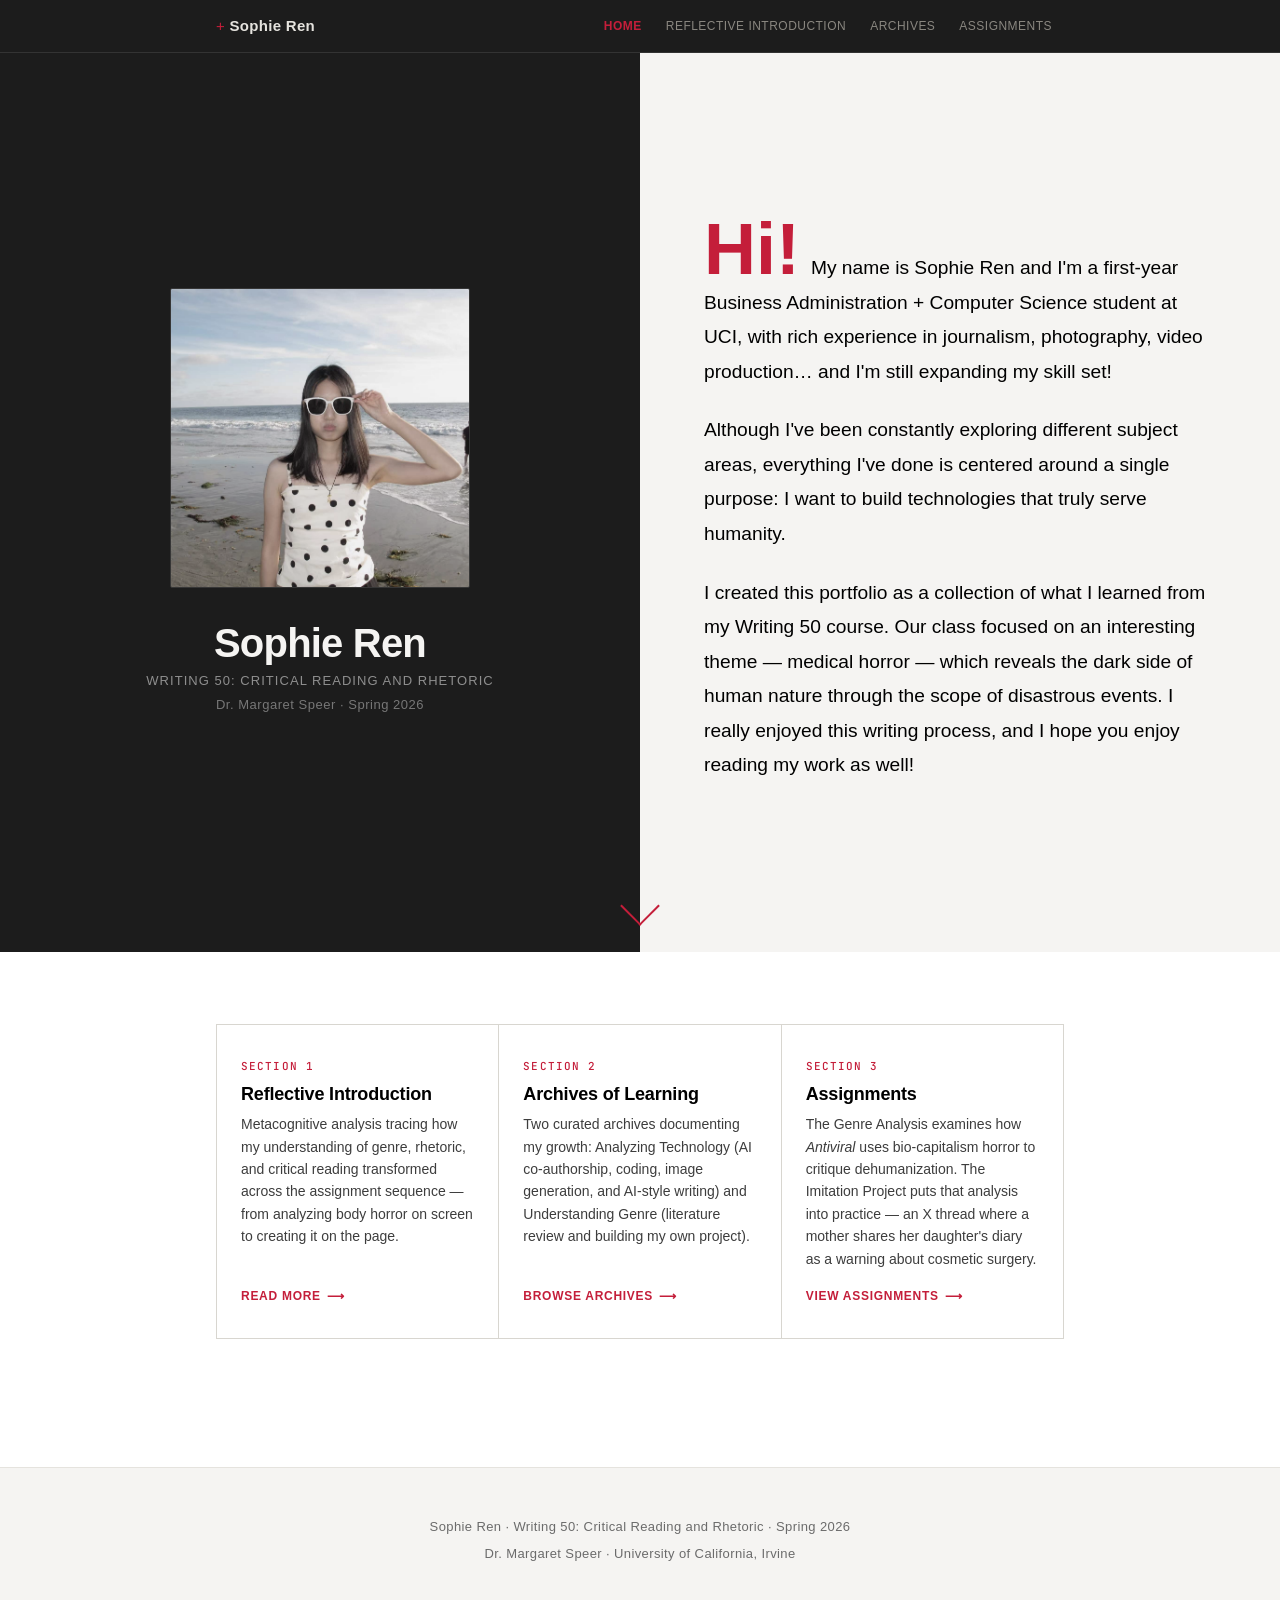
<file: index.html>
<!DOCTYPE html>
<html lang="en">
<head>
  <meta charset="UTF-8">
  <meta name="viewport" content="width=device-width, initial-scale=1.0">
  <title>Sophie Ren — Writing 50 ePortfolio</title>
  <meta name="description" content="Final ePortfolio for Writing 50: Critical Reading and Rhetoric, Spring 2026.">
  <link rel="stylesheet" href="css/portfolio.css?v=9">
</head>
<body>

<nav class="portfolio-nav">
  <div class="nav-inner">
    <a href="index.html" class="nav-brand">Sophie Ren</a>
    <button class="nav-toggle" aria-label="Toggle navigation">
      <span></span><span></span><span></span>
    </button>
    <ul class="nav-links">
      <li><a href="index.html" class="active">Home</a></li>
      <li><a href="reflective-introduction.html">Reflective Introduction</a></li>
      <li><a href="archives/index.html">Archives</a></li>
      <li><a href="assignments/index.html">Assignments</a></li>
    </ul>
  </div>
</nav>

<div class="page-wrapper">

  <section class="hero-feature">
    <div class="hero-feature-left">
      <img class="hero-feature-pfp" src="assets/images/Sophie_pfp.jpg" alt="Sophie Ren">
      <h1 class="hero-feature-name">Sophie Ren</h1>
      <div class="hero-feature-course">Writing 50: Critical Reading and Rhetoric</div>
      <div class="hero-feature-meta">Dr. Margaret Speer &middot; Spring 2026</div>
    </div>
    <div class="hero-feature-right">
      <p>
        <span class="hero-dropcap">Hi!</span> My name is Sophie Ren and I'm a first-year Business Administration + Computer Science student at UCI, with rich experience in journalism, photography, video production&hellip; and I'm still expanding my skill set!
      </p>
      <p>
        Although I've been constantly exploring different subject areas, everything I've done is centered around a single purpose: I want to build technologies that truly serve humanity.
      </p>
      <p>
        I created this portfolio as a collection of what I learned from my Writing 50 course. Our class focused on an interesting theme — medical horror — which reveals the dark side of human nature through the scope of disastrous events. I really enjoyed this writing process, and I hope you enjoy reading my work as well!
      </p>
    </div>
  </section>

  <section class="content-container-wide">
    <div class="card-grid reveal-stagger">

      <a href="reflective-introduction.html" class="card reveal">
        <span class="card-number">Section 1</span>
        <h3>Reflective Introduction</h3>
        <p>Metacognitive analysis tracing how my understanding of genre, rhetoric, and critical reading transformed across the assignment sequence — from analyzing body horror on screen to creating it on the page.</p>
        <span class="card-link-text">Read more</span>
      </a>

      <a href="archives/index.html" class="card reveal">
        <span class="card-number">Section 2</span>
        <h3>Archives of Learning</h3>
        <p>Two curated archives documenting my growth: Analyzing Technology (AI co-authorship, coding, image generation, and AI-style writing) and Understanding Genre (literature review and building my own project).</p>
        <span class="card-link-text">Browse archives</span>
      </a>

      <a href="assignments/index.html" class="card reveal">
        <span class="card-number">Section 3</span>
        <h3>Assignments</h3>
        <p>The Genre Analysis examines how <em>Antiviral</em> uses bio-capitalism horror to critique dehumanization. The Imitation Project puts that analysis into practice — an X thread where a mother shares her daughter's diary as a warning about cosmetic surgery.</p>
        <span class="card-link-text">View assignments</span>
      </a>

    </div>
  </section>

  <footer class="portfolio-footer reveal">
    <p>Sophie Ren &middot; Writing 50: Critical Reading and Rhetoric &middot; Spring 2026</p>
    <p>Dr. Margaret Speer &middot; University of California, Irvine</p>
  </footer>

</div>

<script src="js/portfolio.js?v=9"></script>
</body>
</html>
</file>
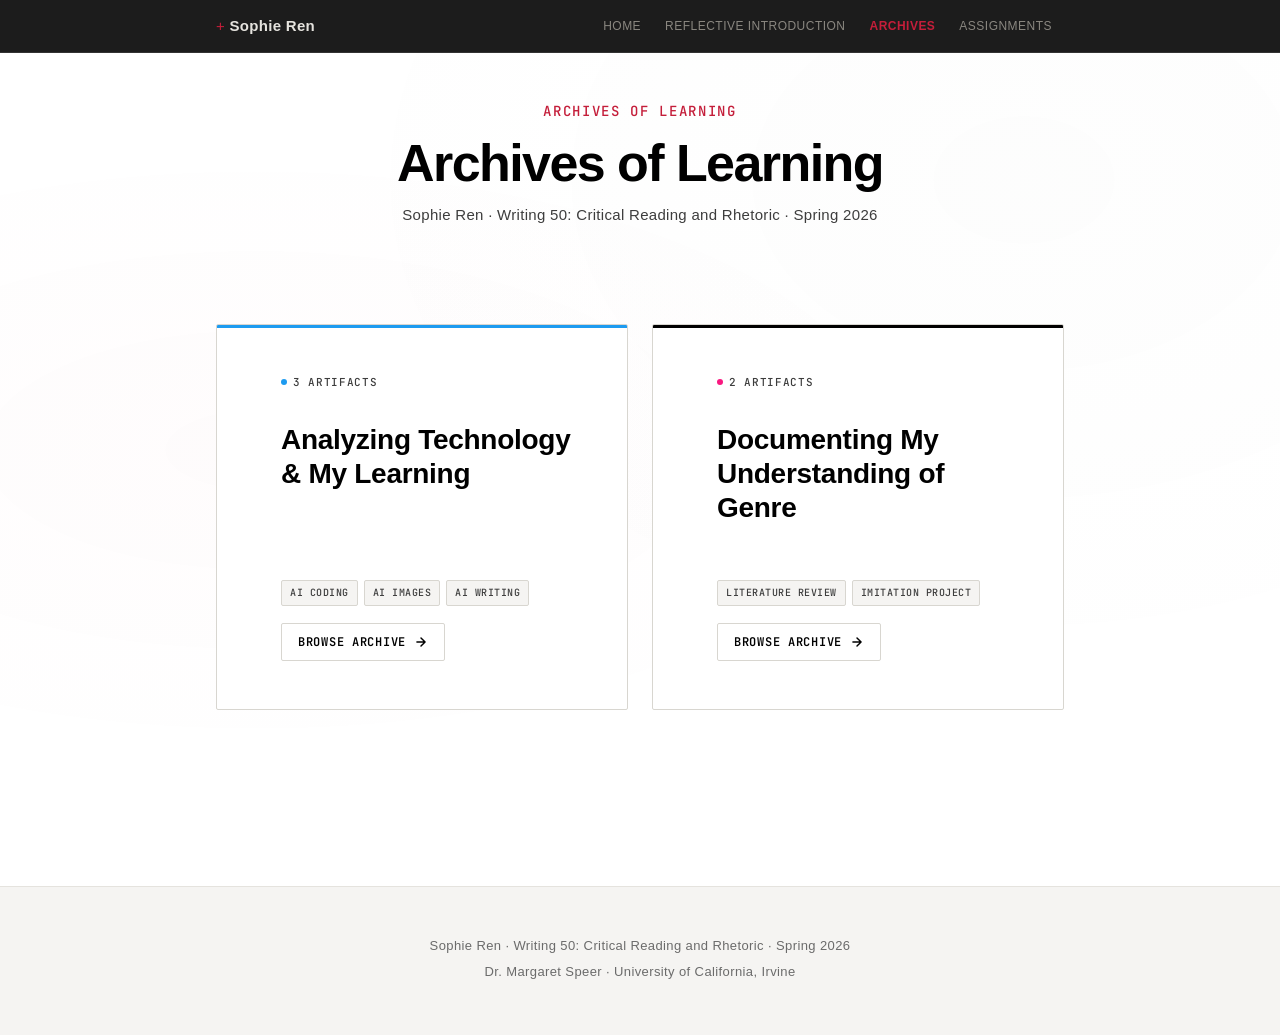
<file: archives/index.html>
<!DOCTYPE html>
<html lang="en">
<head>
  <meta charset="UTF-8">
  <meta name="viewport" content="width=device-width, initial-scale=1.0">
  <title>Archives of Learning — Sophie Ren | Writing 50 ePortfolio</title>
  <meta name="description" content="Archives of Learning — curated collections documenting growth as a writer and rhetor through technology and rhetorical invention.">
  <link rel="stylesheet" href="../css/portfolio.css">
  <style>
    /* ===== Archive Overview — Specimen Cabinet ===== */
    .archive-hero {
      display: flex; gap: 1.5rem; align-items: center;
      margin: var(--space-xl) 0 var(--space-2xl) 0;
      padding: var(--space-xl);
      background: var(--color-card-bg);
      border: 1px solid var(--color-border);
      border-left: 4px solid var(--color-primary);
      border-radius: 0 var(--radius-sm) var(--radius-sm) 0;
    }
    .archive-hero-icon {
      font-size: 2.75rem; line-height: 1; flex-shrink: 0;
      filter: grayscale(0.3);
    }
    .archive-hero-text p {
      font-size: 0.9375rem; color: var(--color-text-muted);
      line-height: 1.7; margin: 0;
    }
    .archive-hero-text p:first-child {
      font-family: var(--font-heading);
      font-weight: 600; font-size: 0.8125rem;
      letter-spacing: 0.06em; text-transform: uppercase;
      color: var(--color-text); margin-bottom: 0.375rem;
    }

    /* Card grid — specimen drawers */
    .specimen-grid {
      display: grid; grid-template-columns: 1fr 1fr;
      gap: var(--space-lg); margin-bottom: var(--space-2xl);
    }
    .specimen-card {
      display: flex; flex-direction: column; gap: var(--space-sm);
      background: var(--color-card-bg);
      border: 1px solid var(--color-border);
      border-radius: var(--radius-sm);
      padding: var(--space-2xl) var(--space-2xl) var(--space-2xl) var(--space-3xl);
      text-decoration: none; color: inherit;
      transition: all 0.25s ease;
      position: relative; overflow: hidden;
    }
    .specimen-card::before {
      content: ''; position: absolute; top: 0; left: 0;
      width: 100%; height: 3px;
      background: var(--color-border);
      transition: background 0.25s ease, height 0.25s ease;
    }
    .specimen-card:nth-child(1)::before { background: #1d9bf0; }
    .specimen-card:nth-child(2)::before { background: var(--color-primary); }
    .specimen-card:hover {
      border-color: var(--color-text-light);
      box-shadow: 0 8px 32px rgba(0,0,0,0.08);
      transform: translateY(-2px);
    }
    .specimen-card:hover::before { height: 5px; }
    .specimen-card-badge {
      display: inline-flex; align-items: center; gap: 0.375rem;
      font-family: var(--font-mono); font-size: 0.6875rem;
      font-weight: 500; text-transform: uppercase;
      letter-spacing: 0.06em; color: var(--color-text-muted);
      margin-bottom: var(--space-lg);
    }
    .specimen-card-badge .dot {
      width: 6px; height: 6px; border-radius: 50%;
      display: inline-block;
    }
    .specimen-card h2 {
      font-size: 1.75rem; font-weight: 600;
      margin: 0 0 var(--space-2xl) 0;
      letter-spacing: -0.01em;
    }
    .specimen-card .desc {
      font-size: 0.9375rem; color: var(--color-text-muted);
      line-height: 1.7; flex: 1; margin: 0 0 var(--space-lg) 0;
    }
    .specimen-card .enter {
      display: inline-flex; align-items: center; gap: 0.5rem;
      font-family: var(--font-mono); font-size: 0.75rem;
      font-weight: 600; text-transform: uppercase;
      letter-spacing: 0.06em;
      padding: 0.5rem 1rem;
      border: 1px solid var(--color-border);
      border-radius: var(--radius-sm);
      color: var(--color-text);
      transition: all 0.2s ease;
      align-self: flex-start;
    }
    .specimen-card:hover .enter {
      background: var(--color-text);
      color: #fff;
      border-color: var(--color-text);
    }
    .specimen-card .enter svg {
      width: 14px; height: 14px;
      transition: transform 0.2s ease;
    }
    .specimen-card:hover .enter svg {
      transform: translateX(3px);
    }

    /* Index list — what's inside */
    .card-index {
      display: flex; flex-wrap: wrap; gap: 0.375rem;
      margin-bottom: var(--space-xl);
    }
    .card-index span {
      font-family: var(--font-mono); font-size: 0.625rem;
      text-transform: uppercase; letter-spacing: 0.05em;
      padding: 0.2rem 0.5rem;
      border-radius: 2px;
      background: var(--color-bg-alt);
      color: var(--color-text-muted);
      border: 1px solid var(--color-border);
    }

    /* Responsive */
    @media (max-width: 1024px) {
      .specimen-grid { grid-template-columns: 1fr 1fr; }
    }
    @media (max-width: 768px) {
      .specimen-grid { grid-template-columns: 1fr; }
    }
  </style>
</head>
<body>

<nav class="portfolio-nav">
  <div class="nav-inner">
    <a href="../index.html" class="nav-brand">Sophie Ren</a>
    <button class="nav-toggle" aria-label="Toggle navigation">
      <span></span><span></span><span></span>
    </button>
    <ul class="nav-links">
      <li><a href="../index.html">Home</a></li>
      <li><a href="../reflective-introduction.html">Reflective Introduction</a></li>
      <li><a href="index.html" class="active">Archives</a></li>
      <li><a href="../assignments/index.html">Assignments</a></li>
    </ul>
  </div>
</nav>

<div class="page-wrapper">

  <main class="content-container">

    <header class="page-title-area">
      <div class="section-label">ARCHIVES OF LEARNING</div>
      <h1>Archives of Learning</h1>
      <div class="page-byline">
        Sophie Ren · Writing 50: Critical Reading and Rhetoric · Spring 2026
      </div>
    </header>

    <!-- Cards -->
    <div class="specimen-grid">

      <!-- Card 1: Analyzing Technology -->
      <a href="analyzing-technology.html" class="specimen-card">
        <div class="specimen-card-badge">
          <span class="dot" style="background:#1d9bf0;"></span> 3 Artifacts
        </div>
        <h2>Analyzing Technology & My Learning</h2>
        <div style="margin-top: auto;">
          <div class="card-index" style="margin-bottom: var(--space-md);">
            <span>AI Coding</span><span>AI Images</span><span>AI Writing</span>
          </div>
          <span class="enter">Browse archive <svg viewBox="0 0 24 24" fill="none" stroke="currentColor" stroke-width="2.5" stroke-linecap="round" stroke-linejoin="round"><path d="M5 12h14M12 5l7 7-7 7"/></svg></span>
        </div>
      </a>

      <!-- Card 2: Understanding Genre -->
      <a href="understanding-genre.html" class="specimen-card">
        <div class="specimen-card-badge">
          <span class="dot" style="background:#f91880;"></span> 2 Artifacts
        </div>
        <h2>Documenting My Understanding of Genre</h2>
        <div style="margin-top: auto;">
          <div class="card-index" style="margin-bottom: var(--space-md);">
            <span>Literature Review</span><span>Imitation Project</span>
          </div>
          <span class="enter">Browse archive <svg viewBox="0 0 24 24" fill="none" stroke="currentColor" stroke-width="2.5" stroke-linecap="round" stroke-linejoin="round"><path d="M5 12h14M12 5l7 7-7 7"/></svg></span>
        </div>
      </a>

    </div>

  </main>

  <footer class="portfolio-footer">
    <p>Sophie Ren &middot; Writing 50: Critical Reading and Rhetoric &middot; Spring 2026</p>
    <p>Dr. Margaret Speer &middot; University of California, Irvine</p>
  </footer>

</div>

<script src="../js/portfolio.js"></script>
</body>
</html>
</file>
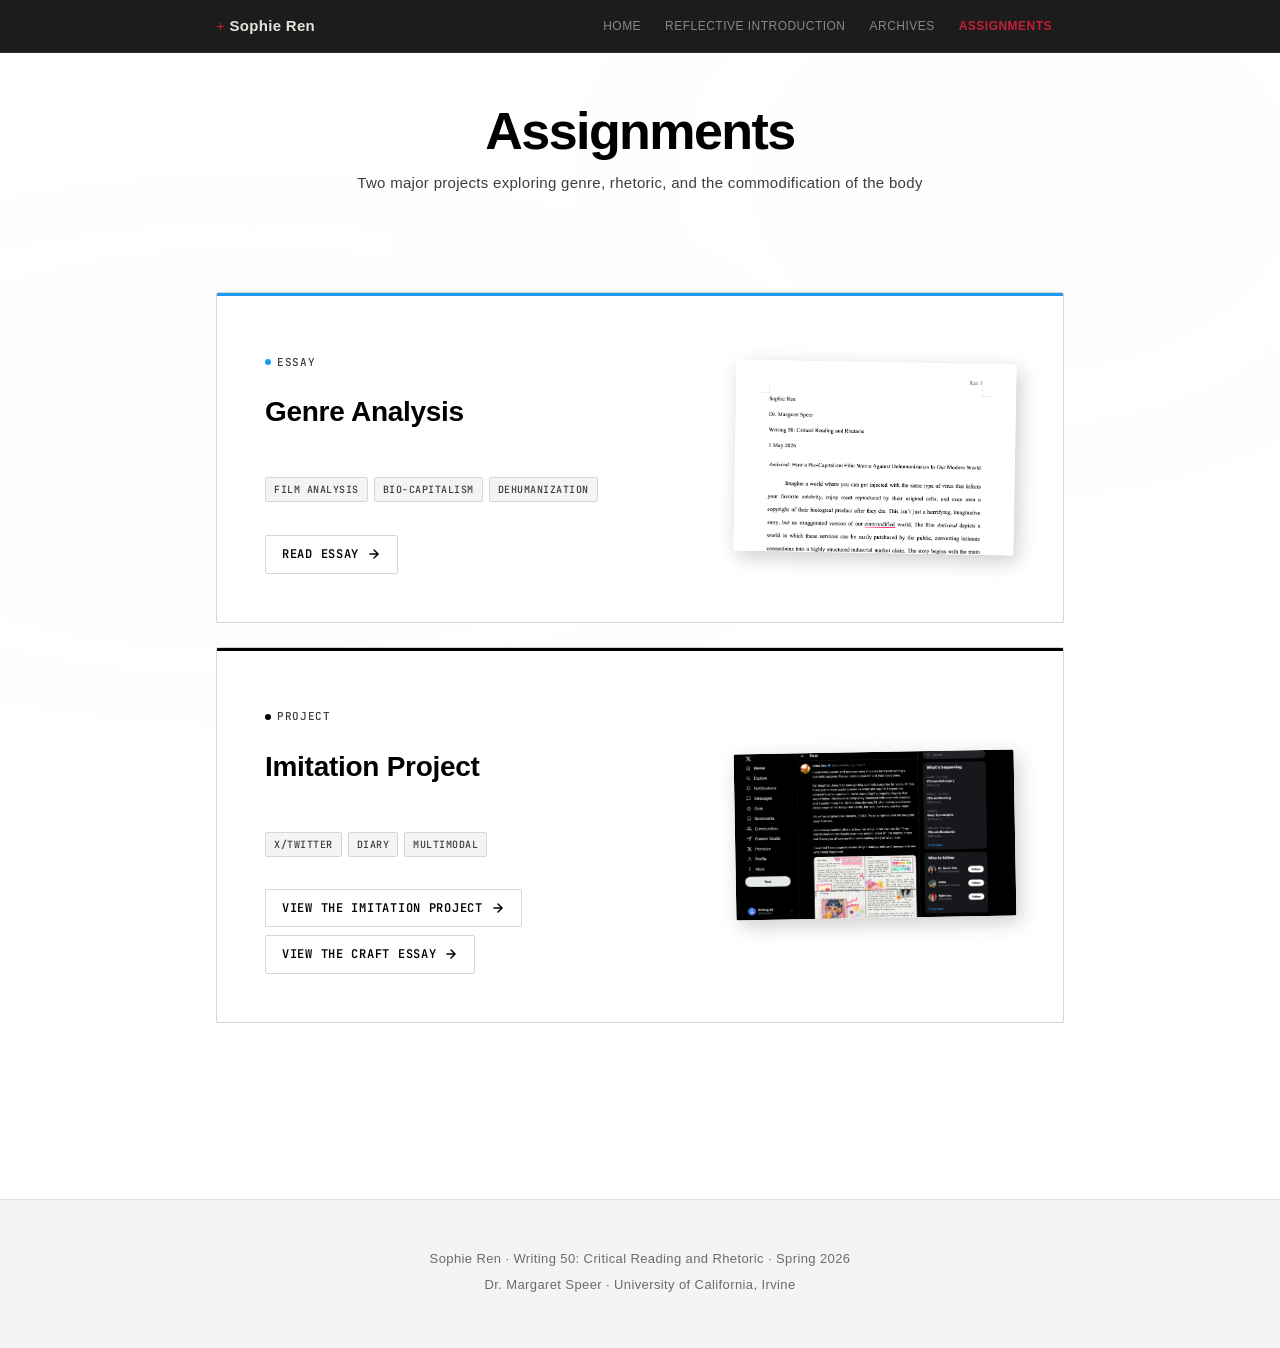
<file: assignments/index.html>
<!DOCTYPE html>
<html lang="en">
<head>
  <meta charset="UTF-8">
  <meta name="viewport" content="width=device-width, initial-scale=1.0">
  <title>Assignments — Sophie Ren | Writing 50 ePortfolio</title>
  <meta name="description" content="Formal assignments for Writing 50: Genre Analysis and Imitation Project.">
  <link rel="stylesheet" href="../css/portfolio.css">
<style>
  .specimen-grid {
    display: grid; grid-template-columns: 1fr;
    gap: var(--space-lg); margin-bottom: var(--space-2xl);
  }
  .specimen-card {
    display: flex; flex-direction: row; gap: var(--space-lg); align-items: center;
    background: var(--color-card-bg);
    border: 1px solid var(--color-border);
    border-radius: var(--radius-sm);
    padding: var(--space-2xl);
    position: relative; overflow: hidden;
  }
  .specimen-card::before {
    content: ''; position: absolute; top: 0; left: 0;
    width: 100%; height: 3px;
    background: var(--color-border);
    transition: background 0.25s ease, height 0.25s ease;
  }
  .specimen-card:nth-child(1)::before { background: #1d9bf0; }
  .specimen-card:nth-child(2)::before { background: var(--color-primary); }
  .specimen-card:hover {
    border-color: var(--color-text-light);
    box-shadow: 0 8px 32px rgba(0,0,0,0.08);
    transform: translateY(-2px);
  }
  .specimen-card:hover::before { height: 5px; }
  .specimen-card-badge {
    display: inline-flex; align-items: center; gap: 0.375rem;
    font-family: var(--font-mono); font-size: 0.6875rem;
    font-weight: 500; text-transform: uppercase;
    letter-spacing: 0.06em; color: var(--color-text-muted);
    margin-bottom: var(--space-lg);
  }
  .specimen-card-badge .dot {
    width: 6px; height: 6px; border-radius: 50%;
    display: inline-block;
  }
  .specimen-card h2 {
    font-size: 1.75rem; font-weight: 600;
    margin: 0 0 var(--space-2xl) 0;
    letter-spacing: -0.01em;
  }
  .specimen-card .enter {
    display: inline-flex; align-items: center; gap: 0.5rem;
    font-family: var(--font-mono); font-size: 0.75rem;
    font-weight: 600; text-transform: uppercase;
    letter-spacing: 0.06em;
    padding: 0.5rem 1rem;
    border: 1px solid var(--color-border);
    border-radius: var(--radius-sm);
    color: var(--color-text);
    transition: all 0.2s ease;
    align-self: flex-start;
  }
  .enter:hover {
    background: var(--color-text);
    color: #fff;
    border-color: var(--color-text);
  }
  .enter svg {
    width: 14px; height: 14px;
    transition: transform 0.2s ease;
  }
  .enter:hover svg {
    transform: translateX(3px);
  }
  .card-index {
    display: flex; flex-wrap: wrap; gap: 0.375rem;
    margin-bottom: var(--space-xl);
  }
  .card-index span {
    font-family: var(--font-mono); font-size: 0.625rem;
    text-transform: uppercase; letter-spacing: 0.05em;
    padding: 0.2rem 0.5rem;
    border-radius: 2px;
    background: var(--color-bg-alt);
    color: var(--color-text-muted);
    border: 1px solid var(--color-border);
  }
  @media (max-width: 768px) {
    .specimen-grid { grid-template-columns: 1fr; }
  }
</style>
</head>
<body>

<nav class="portfolio-nav">
  <div class="nav-inner">
    <a href="../index.html" class="nav-brand">Sophie Ren</a>
    <button class="nav-toggle" aria-label="Toggle navigation">
      <span></span><span></span><span></span>
    </button>
    <ul class="nav-links">
      <li><a href="../index.html">Home</a></li>
      <li><a href="../reflective-introduction.html">Reflective Introduction</a></li>
      <li><a href="../archives/index.html">Archives</a></li>
      <li><a href="index.html" class="active">Assignments</a></li>
    </ul>
  </div>
</nav>

<div class="page-wrapper">

  <main class="content-container">

    <header class="page-title-area">
      <h1>Assignments</h1>
      <div class="page-byline">
        Two major projects exploring genre, rhetoric, and the commodification of the body
      </div>
    </header>

    <div class="specimen-grid">

      <div class="specimen-card">
        <div style="flex: 1;">
          <div class="specimen-card-badge">
            <span class="dot" style="background:#1d9bf0;"></span> Essay
          </div>
          <h2>Genre Analysis</h2>
          <div class="card-index">
            <span>Film Analysis</span><span>Bio-Capitalism</span><span>Dehumanization</span>
          </div>
          <a href="genre-analysis.html" class="enter">Read essay <svg viewBox="0 0 24 24" fill="none" stroke="currentColor" stroke-width="2.5" stroke-linecap="round" stroke-linejoin="round"><path d="M5 12h14M12 5l7 7-7 7"/></svg></a>
        </div>
        <img src="../assets/images/Genre Analysis.png" alt="Genre Analysis preview" style="width: 280px; border-radius: var(--radius-sm); box-shadow: 4px 6px 20px rgba(0,0,0,0.2); flex-shrink: 0; transform: rotate(1deg);">
      </div>

      <div class="specimen-card">
        <div style="flex: 1;">
          <div class="specimen-card-badge">
            <span class="dot" style="background:var(--color-primary);"></span> Project
          </div>
          <h2>Imitation Project</h2>
          <div class="card-index">
            <span>X/Twitter</span><span>Diary</span><span>Multimodal</span>
          </div>
          <div style="display: flex; flex-direction: column; gap: var(--space-sm);">
            <a href="https://sophrsr.github.io/linda-chen-diary/" class="enter" target="_blank">View the Imitation Project <svg viewBox="0 0 24 24" fill="none" stroke="currentColor" stroke-width="2.5" stroke-linecap="round" stroke-linejoin="round"><path d="M5 12h14M12 5l7 7-7 7"/></svg></a>
            <a href="../imitation-project/craft-essay.html" class="enter">View the Craft Essay <svg viewBox="0 0 24 24" fill="none" stroke="currentColor" stroke-width="2.5" stroke-linecap="round" stroke-linejoin="round"><path d="M5 12h14M12 5l7 7-7 7"/></svg></a>
          </div>
        </div>
        <img src="../assets/images/Genre2.png" alt="Imitation Project preview" style="width: 280px; border-radius: var(--radius-sm); box-shadow: 4px 6px 20px rgba(0,0,0,0.2); flex-shrink: 0; transform: rotate(-1deg);">
      </div>

    </div>

  </main>

  <footer class="portfolio-footer">
    <p>Sophie Ren &middot; Writing 50: Critical Reading and Rhetoric &middot; Spring 2026</p>
    <p>Dr. Margaret Speer &middot; University of California, Irvine</p>
  </footer>

</div>

<script src="../js/portfolio.js"></script>
</body>
</html>
</file>
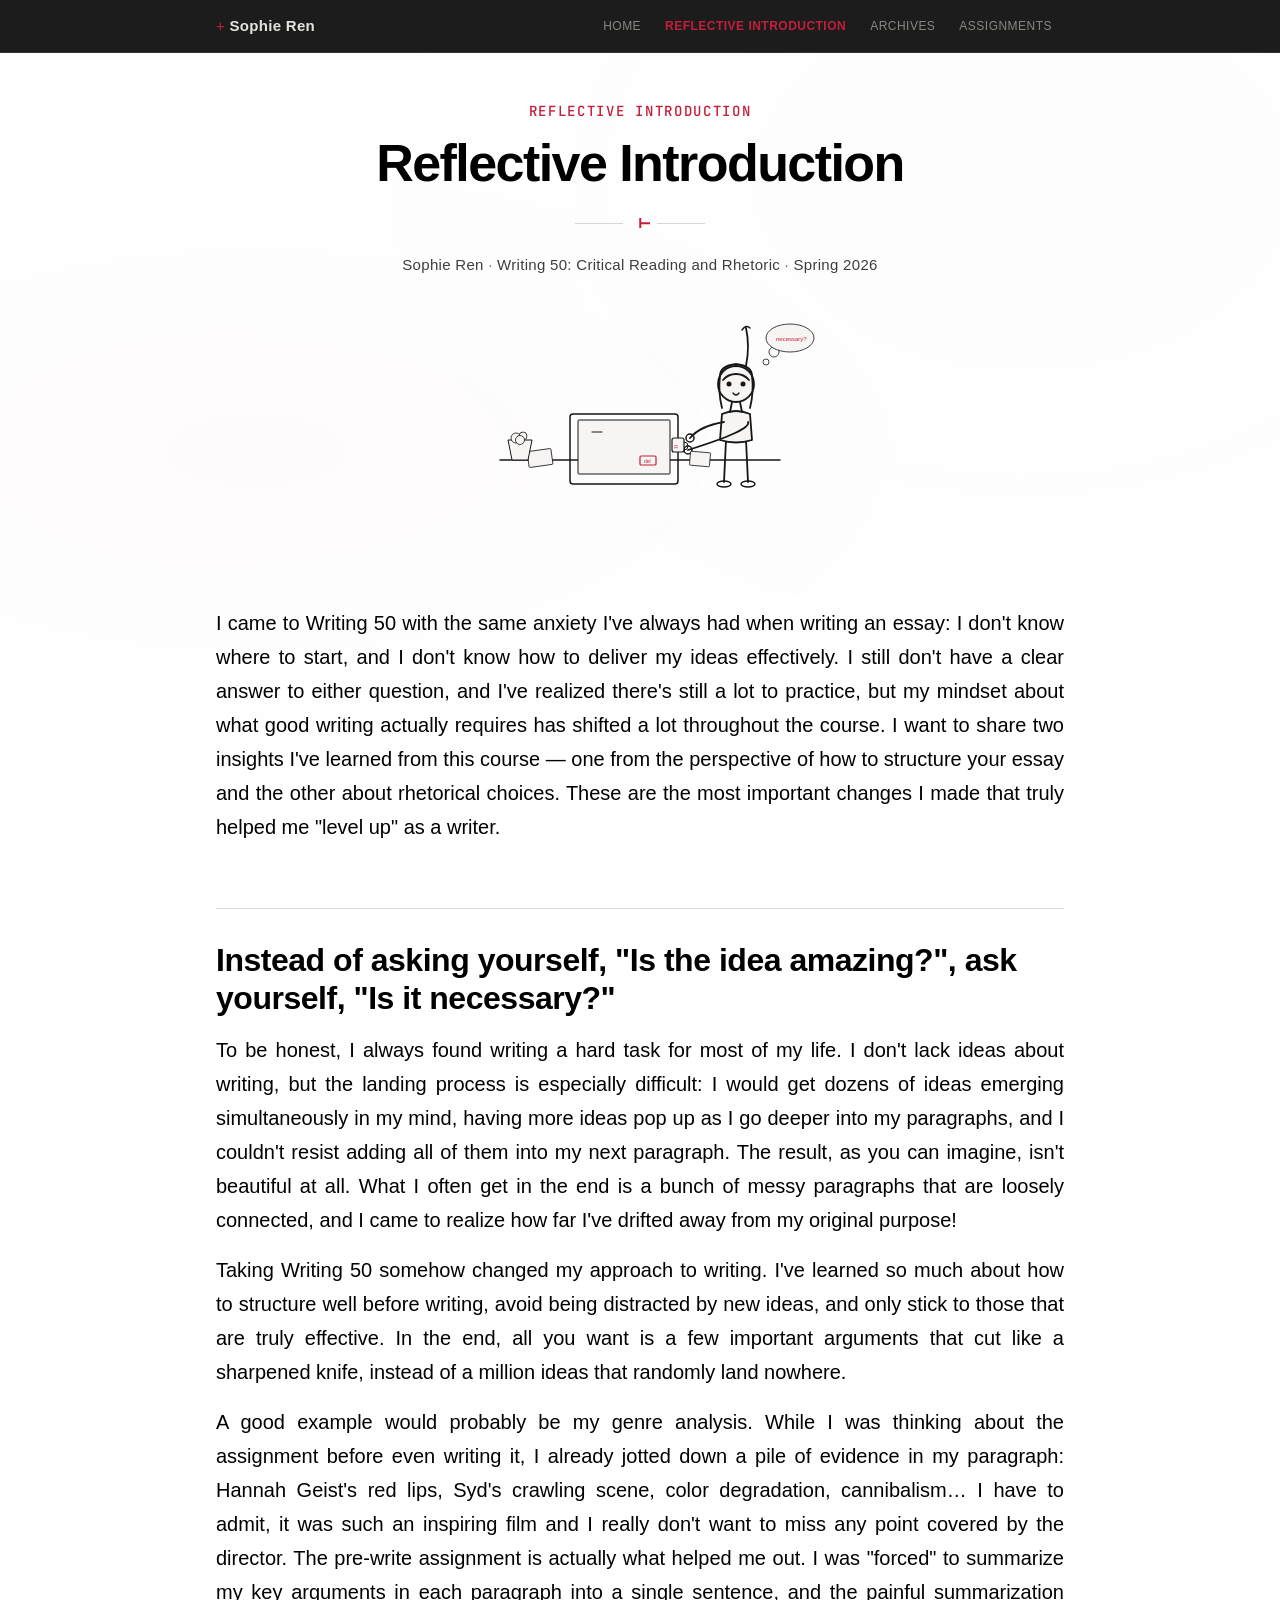
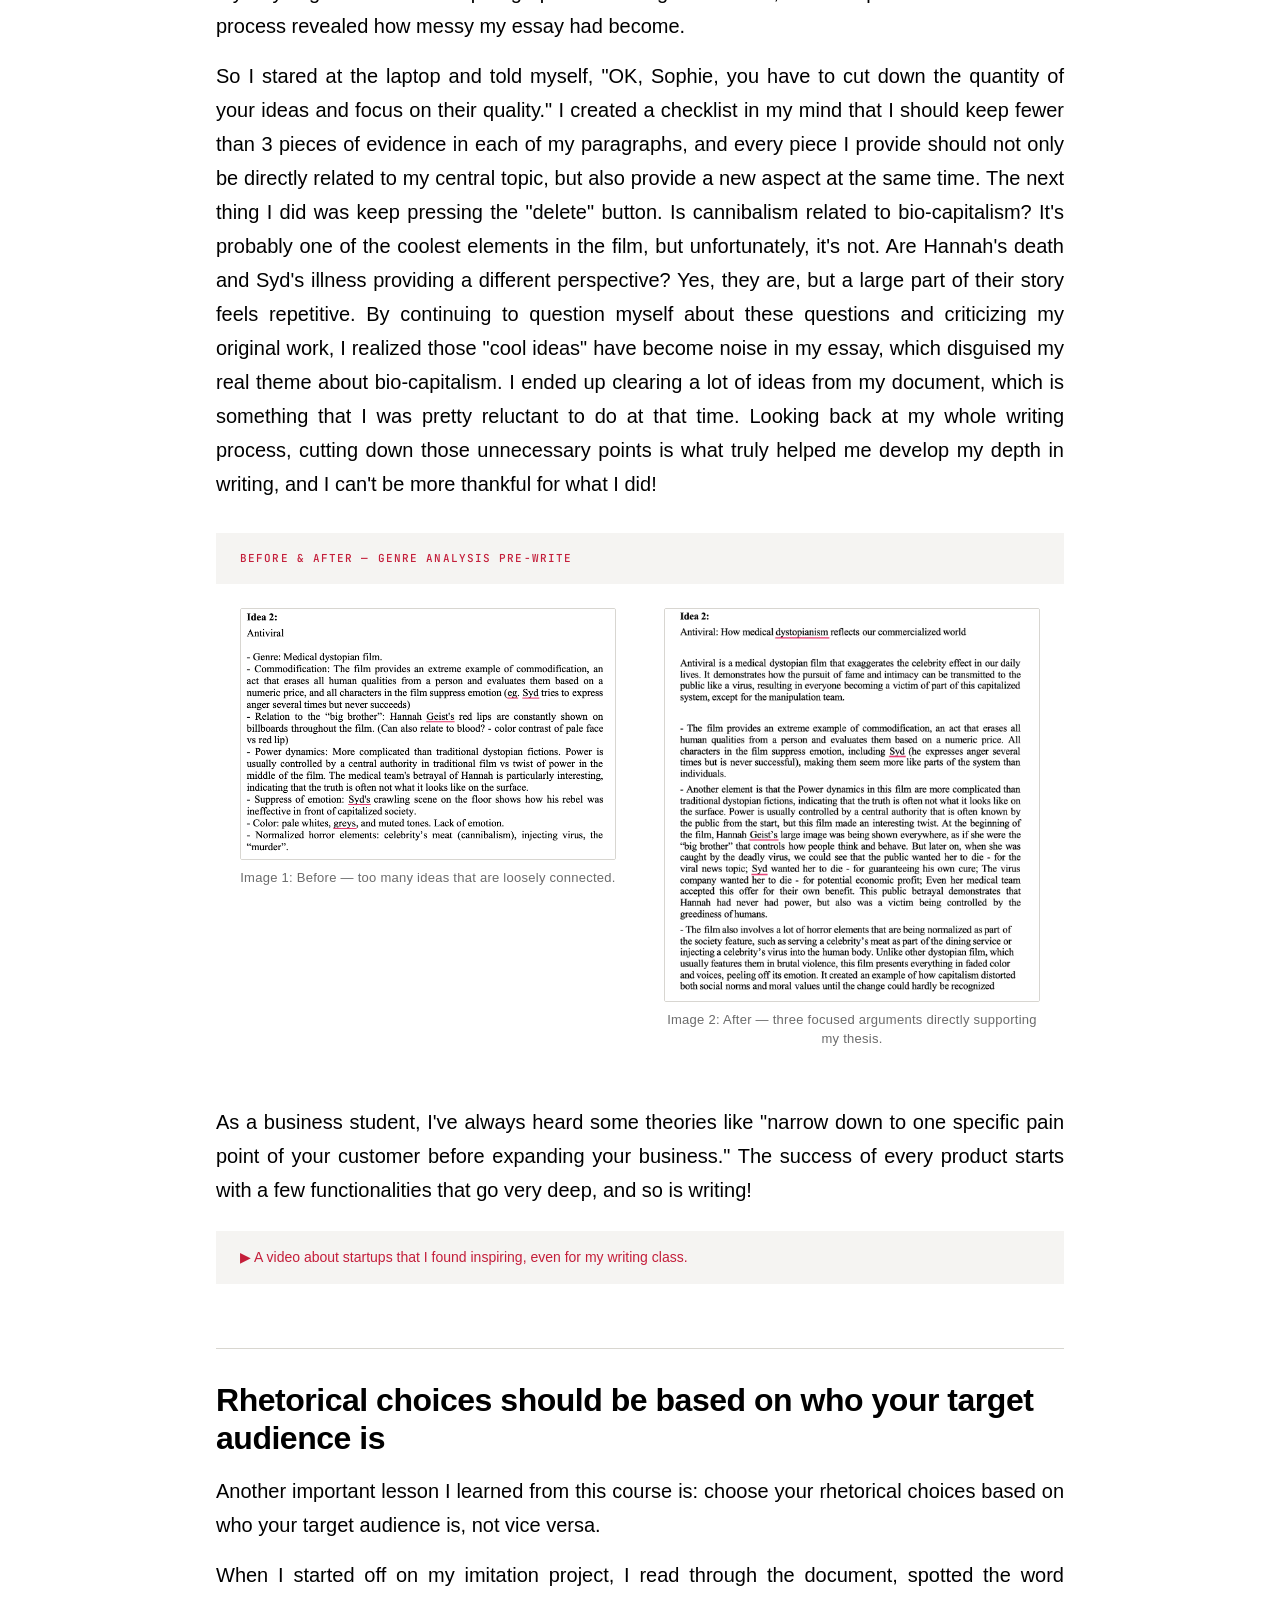
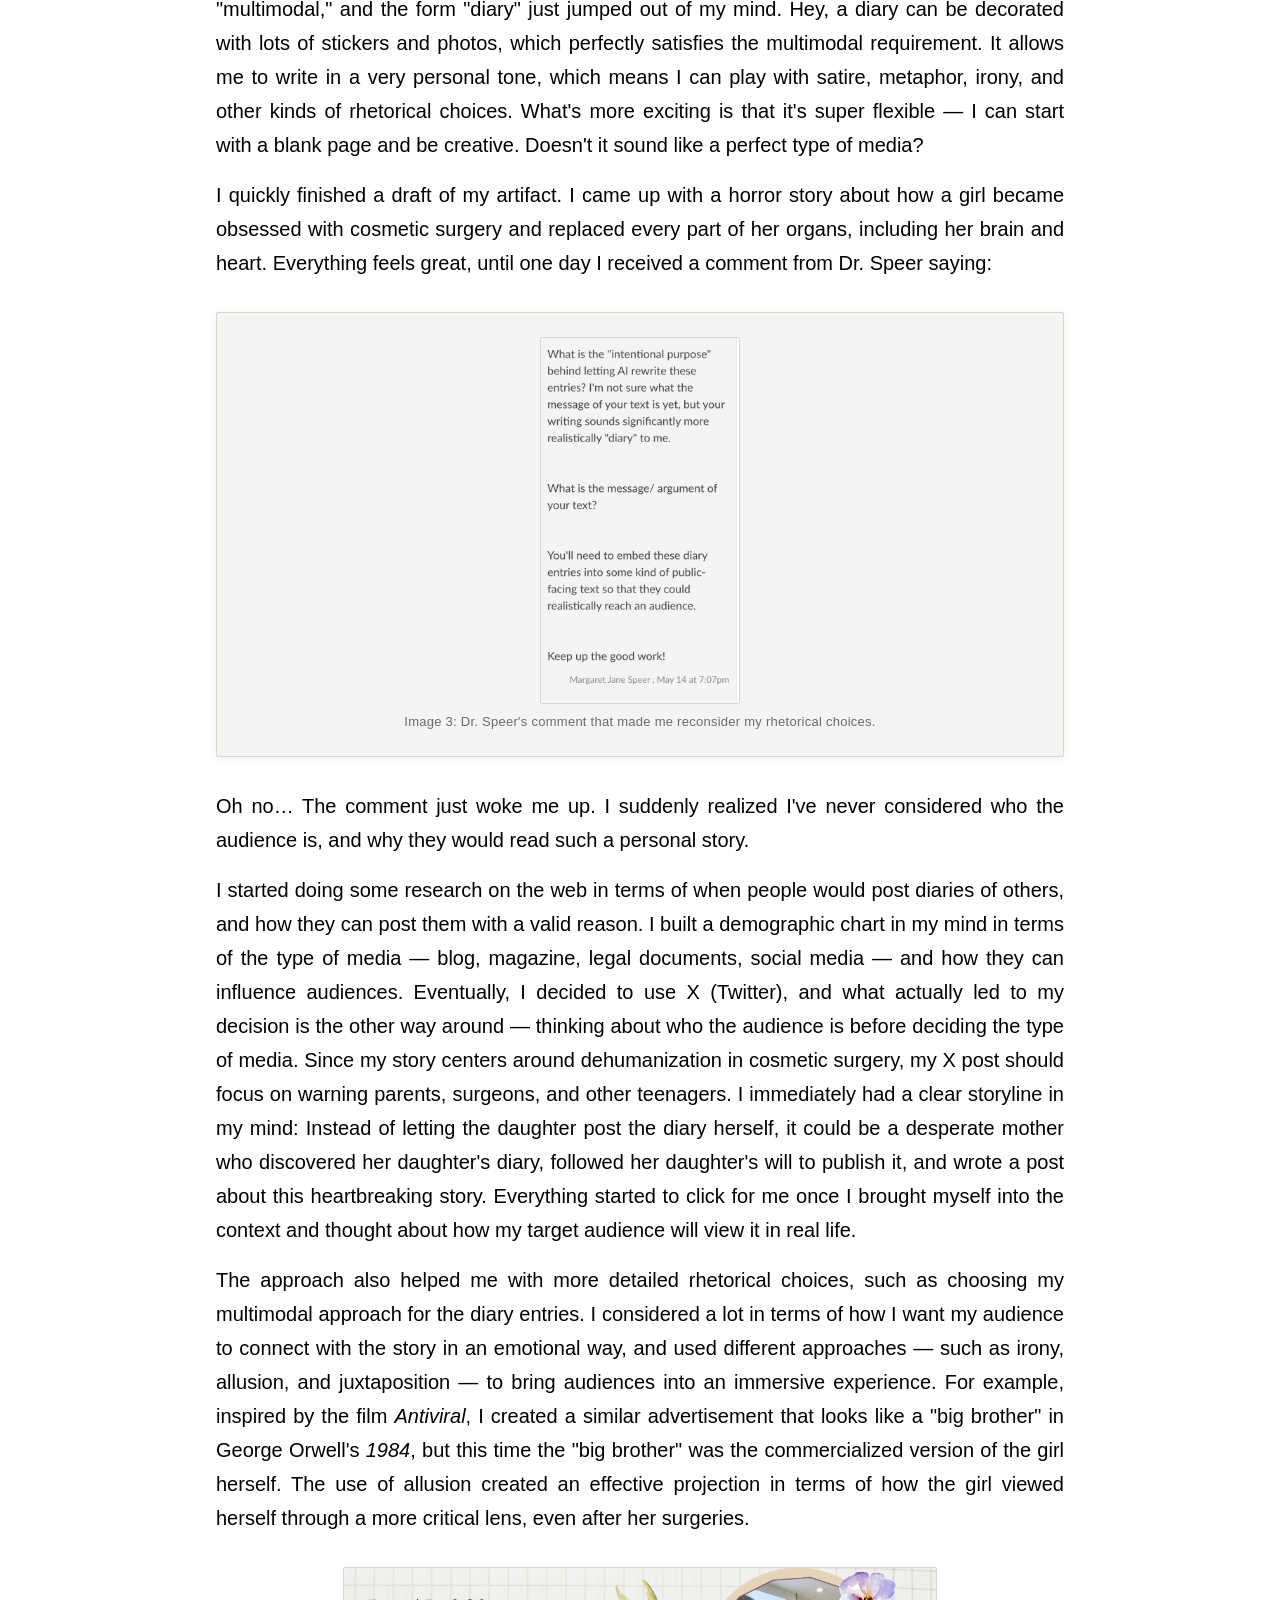
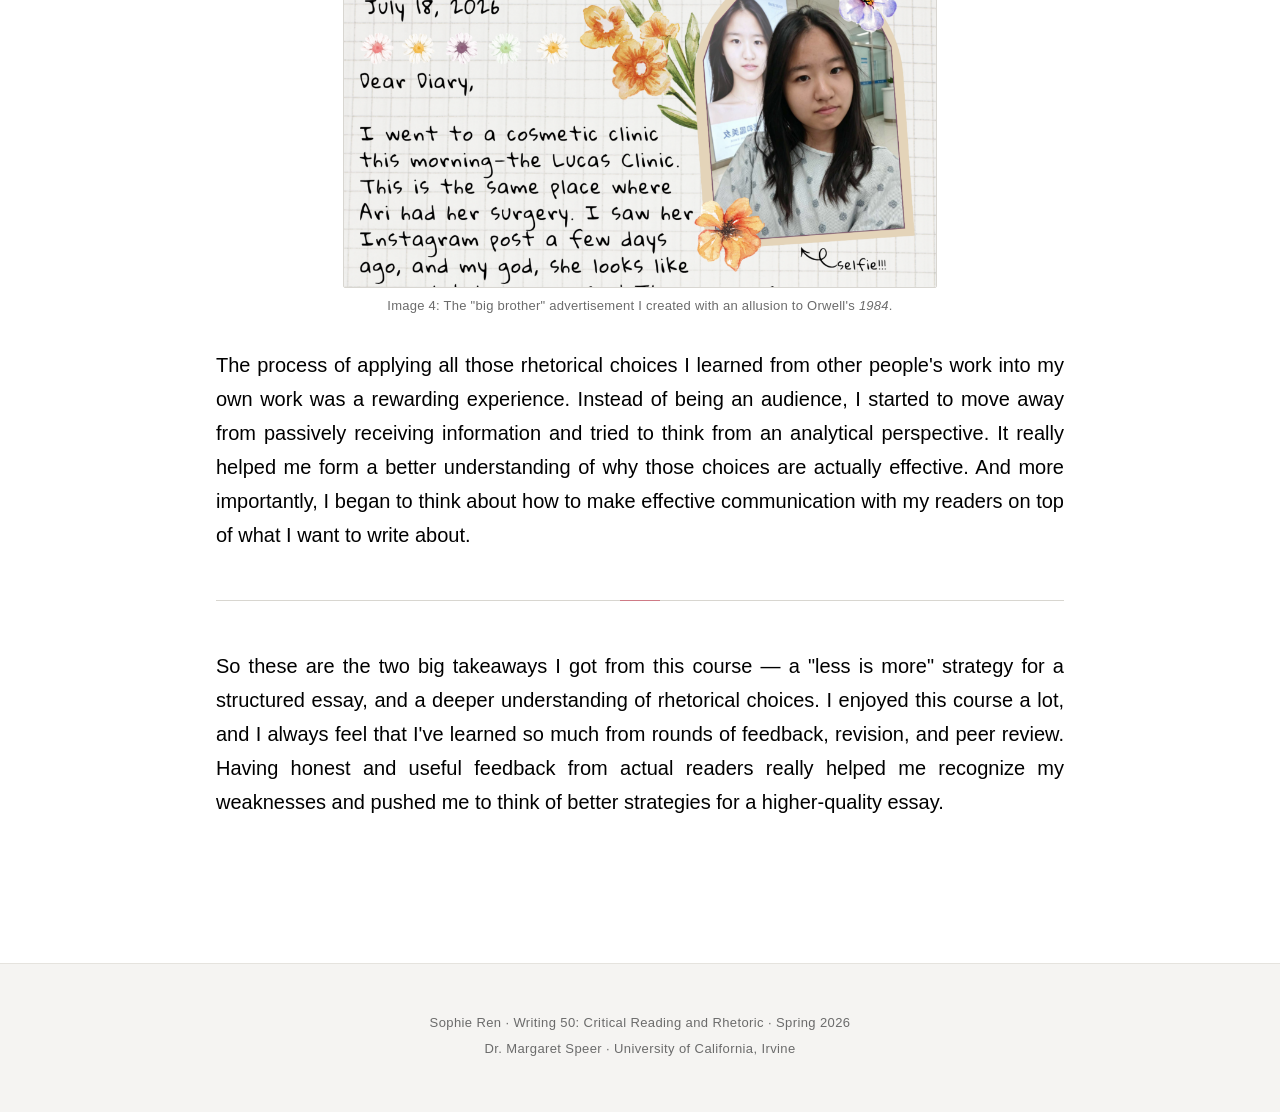
<file: reflective-introduction.html>
<!DOCTYPE html>
<html lang="en">
<head>
  <meta charset="UTF-8">
  <meta name="viewport" content="width=device-width, initial-scale=1.0">
  <title>Reflective Introduction — Sophie Ren | Writing 50 ePortfolio</title>
  <meta name="description" content="Reflective Introduction — metacognitive analysis of my development as a writer, reader, and rhetor in Writing 50.">
  <link rel="stylesheet" href="css/portfolio.css">
</head>
<body>

<nav class="portfolio-nav">
  <div class="nav-inner">
    <a href="index.html" class="nav-brand">Sophie Ren</a>
    <button class="nav-toggle" aria-label="Toggle navigation">
      <span></span><span></span><span></span>
    </button>
    <ul class="nav-links">
      <li><a href="index.html">Home</a></li>
      <li><a href="reflective-introduction.html" class="active">Reflective Introduction</a></li>
      <li><a href="archives/index.html">Archives</a></li>
      <li><a href="assignments/index.html">Assignments</a></li>
    </ul>
  </div>
</nav>

<div class="page-wrapper">

  <main class="content-container">

    <header class="page-title-area">
      <div class="section-label">REFLECTIVE INTRODUCTION</div>
      <h1>Reflective Introduction</h1>
      <div class="title-divider"><span class="cross"></span></div>
      <div class="page-byline">
        Sophie Ren <span>&middot;</span> Writing 50: Critical Reading and Rhetoric <span>&middot;</span> Spring 2026
      </div>
      <div class="header-illustration" aria-hidden="true">
        <svg viewBox="0 0 400 200" fill="none" xmlns="http://www.w3.org/2000/svg">
          <!-- Desk surface -->
          <line x1="60" y1="150" x2="340" y2="150" stroke="#161616" stroke-width="1.5" stroke-linecap="round"/>

          <!-- Laptop -->
          <rect x="130" y="104" width="108" height="70" rx="3" stroke="#161616" stroke-width="1.5"/>
          <rect x="138" y="110" width="92" height="54" rx="1" fill="#F6F5F3" stroke="#161616" stroke-width="1"/>
          <!-- Screen: delete key highlighted -->
          <rect x="200" y="146" width="16" height="9" rx="1" fill="none" stroke="#C41E3A" stroke-width="1.2"/>
          <text x="204" y="153" font-family="Inter, sans-serif" font-size="5" fill="#C41E3A">del</text>
          <!-- Cursor blink -->
          <line x1="152" y1="122" x2="162" y2="122" stroke="#161616" stroke-width="1" stroke-linecap="round"/>

          <!-- Girl sitting at desk — Diary of a Wimpy Kid style -->
          <!-- Legs (below desk) -->
          <line x1="286" y1="130" x2="284" y2="172" stroke="#161616" stroke-width="1.8" stroke-linecap="round"/>
          <line x1="306" y1="130" x2="308" y2="172" stroke="#161616" stroke-width="1.8" stroke-linecap="round"/>
          <!-- Simple feet -->
          <ellipse cx="284" cy="174" rx="7" ry="3" fill="none" stroke="#161616" stroke-width="1.5"/>
          <ellipse cx="308" cy="174" rx="7" ry="3" fill="none" stroke="#161616" stroke-width="1.5"/>
          <!-- Body (simple curved shape) -->
          <path d="M282 104 Q296 98 310 104 L312 130 Q296 135 280 130 Z" fill="#F6F5F3" stroke="#161616" stroke-width="1.8" stroke-linejoin="round"/>
          <!-- Neck -->
          <line x1="292" y1="92" x2="290" y2="102" stroke="#161616" stroke-width="1.8" stroke-linecap="round"/>
          <line x1="300" y1="92" x2="302" y2="102" stroke="#161616" stroke-width="1.8" stroke-linecap="round"/>
          <!-- Arms (extending to laptop) -->
          <path d="M284 112 Q260 116 250 128" fill="none" stroke="#161616" stroke-width="1.8" stroke-linecap="round"/>
          <path d="M308 112 Q312 120 248 140" fill="none" stroke="#161616" stroke-width="1.8" stroke-linecap="round"/>
          <!-- Simple hands (small circles on keyboard) -->
          <circle cx="250" cy="128" r="4" fill="none" stroke="#161616" stroke-width="1.5"/>
          <circle cx="248" cy="140" r="4" fill="none" stroke="#161616" stroke-width="1.5"/>
          <!-- Head (big round head) -->
          <circle cx="296" cy="74" r="18" fill="#F6F5F3" stroke="#161616" stroke-width="1.8"/>
          <!-- Hair: simple strokes, Wimpy Kid style — top curve -->
          <path d="M280 66 Q280 56 296 54 Q312 56 312 66" fill="none" stroke="#161616" stroke-width="2" stroke-linecap="round"/>
          <!-- Bangs -->
          <path d="M283 70 Q288 64 296 64 Q304 64 309 70" fill="none" stroke="#161616" stroke-width="1.8" stroke-linecap="round"/>
          <!-- Side strands -->
          <path d="M280 66 Q278 82 282 98" fill="none" stroke="#161616" stroke-width="1.8" stroke-linecap="round"/>
          <path d="M312 66 Q314 82 310 98" fill="none" stroke="#161616" stroke-width="1.8" stroke-linecap="round"/>
          <!-- Ponytail -->
          <path d="M306 56 Q310 36 306 18" fill="none" stroke="#161616" stroke-width="1.8" stroke-linecap="round"/>
          <path d="M302 20 Q306 14 310 18" fill="none" stroke="#161616" stroke-width="1.5" stroke-linecap="round"/>
          <!-- Dot eyes -->
          <circle cx="289" cy="74" r="2.5" fill="#161616"/>
          <circle cx="303" cy="74" r="2.5" fill="#161616"/>
          <!-- Simple smile -->
          <path d="M293 83 Q296 87 299 83" fill="none" stroke="#161616" stroke-width="1.3" stroke-linecap="round"/>

          <!-- Thought bubble -->
          <circle cx="326" cy="52" r="3" fill="none" stroke="#161616" stroke-width="0.8"/>
          <circle cx="334" cy="42" r="5" fill="none" stroke="#161616" stroke-width="0.8"/>
          <ellipse cx="350" cy="28" rx="24" ry="14" fill="#F6F5F3" stroke="#161616" stroke-width="0.8"/>
          <text x="336" y="31" font-family="Inter, sans-serif" font-size="6" fill="#C41E3A">necessary?</text>

          <!-- Scattered papers on desk -->
          <rect x="88" y="140" width="24" height="16" rx="1" fill="#F6F5F3" stroke="#161616" stroke-width="0.8" transform="rotate(-8 100 148)"/>
          <rect x="250" y="142" width="20" height="14" rx="1" fill="#F6F5F3" stroke="#161616" stroke-width="0.8" transform="rotate(5 260 149)"/>

          <!-- Coffee cup -->
          <rect x="232" y="128" width="12" height="14" rx="2" fill="#F6F5F3" stroke="#161616" stroke-width="1.2"/>
          <path d="M244 132 Q248 132 248 136 Q248 140 244 140" fill="none" stroke="#161616" stroke-width="1"/>
          <path d="M234 136 Q236 135 238 136" stroke="#C41E3A" stroke-width="0.6"/>
          <path d="M234 138 Q236 137 238 138" stroke="#C41E3A" stroke-width="0.6"/>

          <!-- Wastebasket full of crumpled pages -->
          <path d="M72 150 L68 130 L92 130 L88 150 Z" fill="#F6F5F3" stroke="#161616" stroke-width="1"/>
          <circle cx="76" cy="128" r="5" fill="#F6F5F3" stroke="#161616" stroke-width="0.8"/>
          <circle cx="83" cy="126" r="4" fill="#F6F5F3" stroke="#161616" stroke-width="0.8"/>
          <circle cx="80" cy="130" r="4.5" fill="#F6F5F3" stroke="#161616" stroke-width="0.8"/>
        </svg>
      </div>
    </header>

    <article class="essay-body">

      <p>I came to Writing 50 with the same anxiety I've always had when writing an essay: I don't know where to start, and I don't know how to deliver my ideas effectively. I still don't have a clear answer to either question, and I've realized there's still a lot to practice, but my mindset about what good writing actually requires has shifted a lot throughout the course. I want to share two insights I've learned from this course — one from the perspective of how to structure your essay and the other about rhetorical choices. These are the most important changes I made that truly helped me "level up" as a writer.</p>

      <h2>Instead of asking yourself, "Is the idea amazing?", ask yourself, "Is it necessary?"</h2>

      <p>To be honest, I always found writing a hard task for most of my life. I don't lack ideas about writing, but the landing process is especially difficult: I would get dozens of ideas emerging simultaneously in my mind, having more ideas pop up as I go deeper into my paragraphs, and I couldn't resist adding all of them into my next paragraph. The result, as you can imagine, isn't beautiful at all. What I often get in the end is a bunch of messy paragraphs that are loosely connected, and I came to realize how far I've drifted away from my original purpose!</p>

      <p>Taking Writing 50 somehow changed my approach to writing. I've learned so much about how to structure well before writing, avoid being distracted by new ideas, and only stick to those that are truly effective. In the end, all you want is a few important arguments that cut like a sharpened knife, instead of a million ideas that randomly land nowhere.</p>

      <p>A good example would probably be my genre analysis. While I was thinking about the assignment before even writing it, I already jotted down a pile of evidence in my paragraph: Hannah Geist's red lips, Syd's crawling scene, color degradation, cannibalism… I have to admit, it was such an inspiring film and I really don't want to miss any point covered by the director. The pre-write assignment is actually what helped me out. I was "forced" to summarize my key arguments in each paragraph into a single sentence, and the painful summarization process revealed how messy my essay had become.</p>

      <p>So I stared at the laptop and told myself, "OK, Sophie, you have to cut down the quantity of your ideas and focus on their quality." I created a checklist in my mind that I should keep fewer than 3 pieces of evidence in each of my paragraphs, and every piece I provide should not only be directly related to my central topic, but also provide a new aspect at the same time. The next thing I did was keep pressing the "delete" button. Is cannibalism related to bio-capitalism? It's probably one of the coolest elements in the film, but unfortunately, it's not. Are Hannah's death and Syd's illness providing a different perspective? Yes, they are, but a large part of their story feels repetitive. By continuing to question myself about these questions and criticizing my original work, I realized those "cool ideas" have become noise in my essay, which disguised my real theme about bio-capitalism. I ended up clearing a lot of ideas from my document, which is something that I was pretty reluctant to do at that time. Looking back at my whole writing process, cutting down those unnecessary points is what truly helped me develop my depth in writing, and I can't be more thankful for what I did!</p>

      <div class="comparison-widget">
        <div class="comparison-widget-header">Before & After — Genre Analysis Pre-Write</div>
        <div class="comparison-widget-body">
          <figure>
            <img src="assets/images/RI before.png" alt="My genre analysis pre-write before cutting — a messy collection of bullet points with too many ideas">
            <figcaption>Image 1: Before — too many ideas that are loosely connected.</figcaption>
          </figure>
          <figure>
            <img src="assets/images/RI after.png" alt="My genre analysis after cutting — three focused bullet points directly tied to bio-capitalism">
            <figcaption>Image 2: After — three focused arguments directly supporting my thesis.</figcaption>
          </figure>
        </div>
      </div>

      <p>As a business student, I've always heard some theories like "narrow down to one specific pain point of your customer before expanding your business." The success of every product starts with a few functionalities that go very deep, and so is writing!</p>

      <aside class="sidenote">
        <a href="https://www.youtube.com/watch?v=0I6pJPoHmoo" target="_blank">&#9654; A video about startups that I found inspiring, even for my writing class.</a>
      </aside>

      <h2>Rhetorical choices should be based on who your target audience is</h2>

      <p>Another important lesson I learned from this course is: choose your rhetorical choices based on who your target audience is, not vice versa.</p>

      <p>When I started off on my imitation project, I read through the document, spotted the word "multimodal," and the form "diary" just jumped out of my mind. Hey, a diary can be decorated with lots of stickers and photos, which perfectly satisfies the multimodal requirement. It allows me to write in a very personal tone, which means I can play with satire, metaphor, irony, and other kinds of rhetorical choices. What's more exciting is that it's super flexible — I can start with a blank page and be creative. Doesn't it sound like a perfect type of media?</p>

      <p>I quickly finished a draft of my artifact. I came up with a horror story about how a girl became obsessed with cosmetic surgery and replaced every part of her organs, including her brain and heart. Everything feels great, until one day I received a comment from Dr. Speer saying:</p>

<figure style="background: var(--color-bg-alt); border: 1px solid var(--color-border); padding: 1.5rem; border-radius: var(--radius-sm); box-shadow: var(--shadow-md); text-align: center;">
        <img style="max-width: 25%; margin-left: auto; margin-right: auto;" src="assets/images/Dr.Speer comment.png" alt="Dr. Speer's feedback comment on my draft">
        <figcaption>Image 3: Dr. Speer's comment that made me reconsider my rhetorical choices.</figcaption>
      </figure>

      <p>Oh no… The comment just woke me up. I suddenly realized I've never considered who the audience is, and why they would read such a personal story.</p>

      <p>I started doing some research on the web in terms of when people would post diaries of others, and how they can post them with a valid reason. I built a demographic chart in my mind in terms of the type of media — blog, magazine, legal documents, social media — and how they can influence audiences. Eventually, I decided to use X (Twitter), and what actually led to my decision is the other way around — thinking about who the audience is before deciding the type of media. Since my story centers around dehumanization in cosmetic surgery, my X post should focus on warning parents, surgeons, and other teenagers. I immediately had a clear storyline in my mind: Instead of letting the daughter post the diary herself, it could be a desperate mother who discovered her daughter's diary, followed her daughter's will to publish it, and wrote a post about this heartbreaking story. Everything started to click for me once I brought myself into the context and thought about how my target audience will view it in real life.</p>

      <p>The approach also helped me with more detailed rhetorical choices, such as choosing my multimodal approach for the diary entries. I considered a lot in terms of how I want my audience to connect with the story in an emotional way, and used different approaches — such as irony, allusion, and juxtaposition — to bring audiences into an immersive experience. For example, inspired by the film <em>Antiviral</em>, I created a similar advertisement that looks like a "big brother" in George Orwell's <em>1984</em>, but this time the "big brother" was the commercialized version of the girl herself. The use of allusion created an effective projection in terms of how the girl viewed herself through a more critical lens, even after her surgeries.</p>

      <figure class="figure-small-caption">
        <img src="assets/images/big brother.png" alt="My 'big brother' advertisement — a commercialized version of the girl, inspired by Antiviral and 1984">
        <figcaption>Image 4: The "big brother" advertisement I created with an allusion to Orwell's <em>1984</em>.</figcaption>
      </figure>

      <p>The process of applying all those rhetorical choices I learned from other people's work into my own work was a rewarding experience. Instead of being an audience, I started to move away from passively receiving information and tried to think from an analytical perspective. It really helped me form a better understanding of why those choices are actually effective. And more importantly, I began to think about how to make effective communication with my readers on top of what I want to write about.</p>

      <hr>

      <p>So these are the two big takeaways I got from this course — a "less is more" strategy for a structured essay, and a deeper understanding of rhetorical choices. I enjoyed this course a lot, and I always feel that I've learned so much from rounds of feedback, revision, and peer review. Having honest and useful feedback from actual readers really helped me recognize my weaknesses and pushed me to think of better strategies for a higher-quality essay.</p>

    </article>

  </main>

  <footer class="portfolio-footer">
    <p>Sophie Ren &middot; Writing 50: Critical Reading and Rhetoric &middot; Spring 2026</p>
    <p>Dr. Margaret Speer &middot; University of California, Irvine</p>
  </footer>

</div>

<script src="js/portfolio.js"></script>
</body>
</html>
</file>
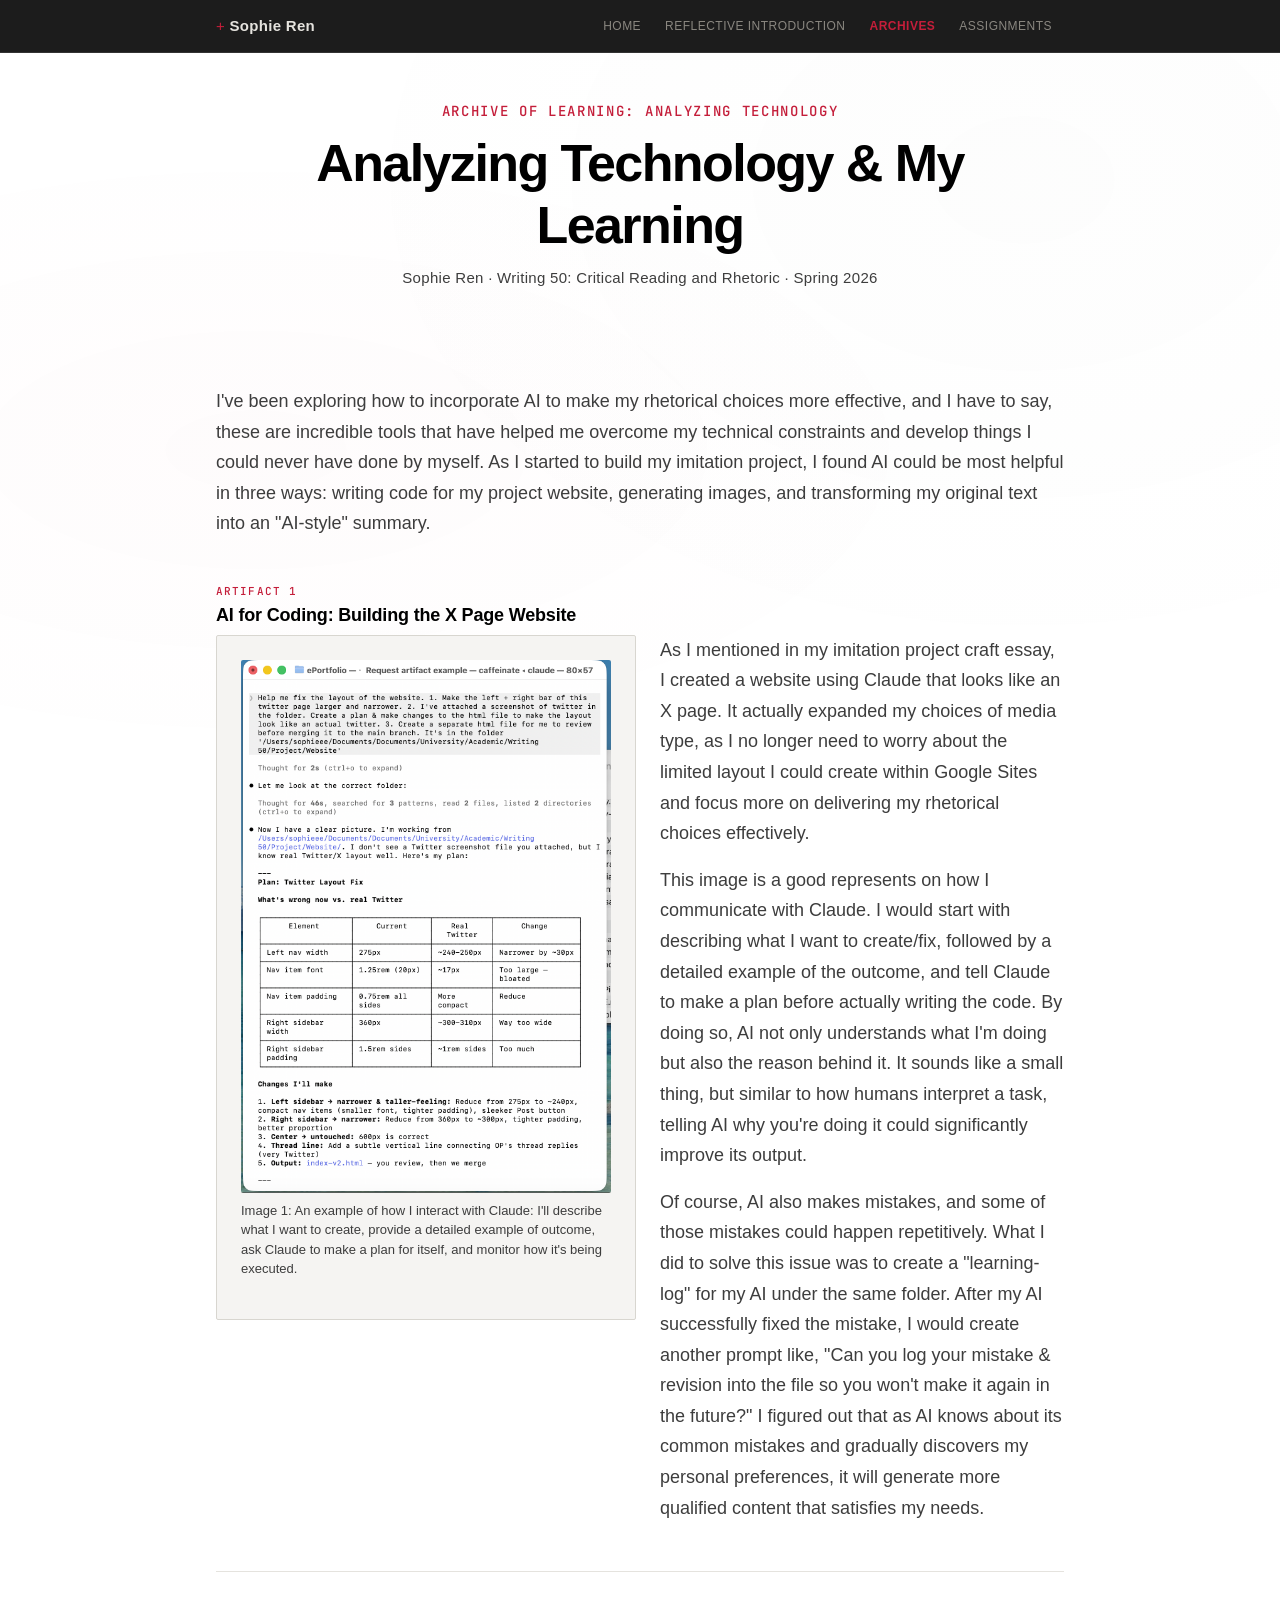
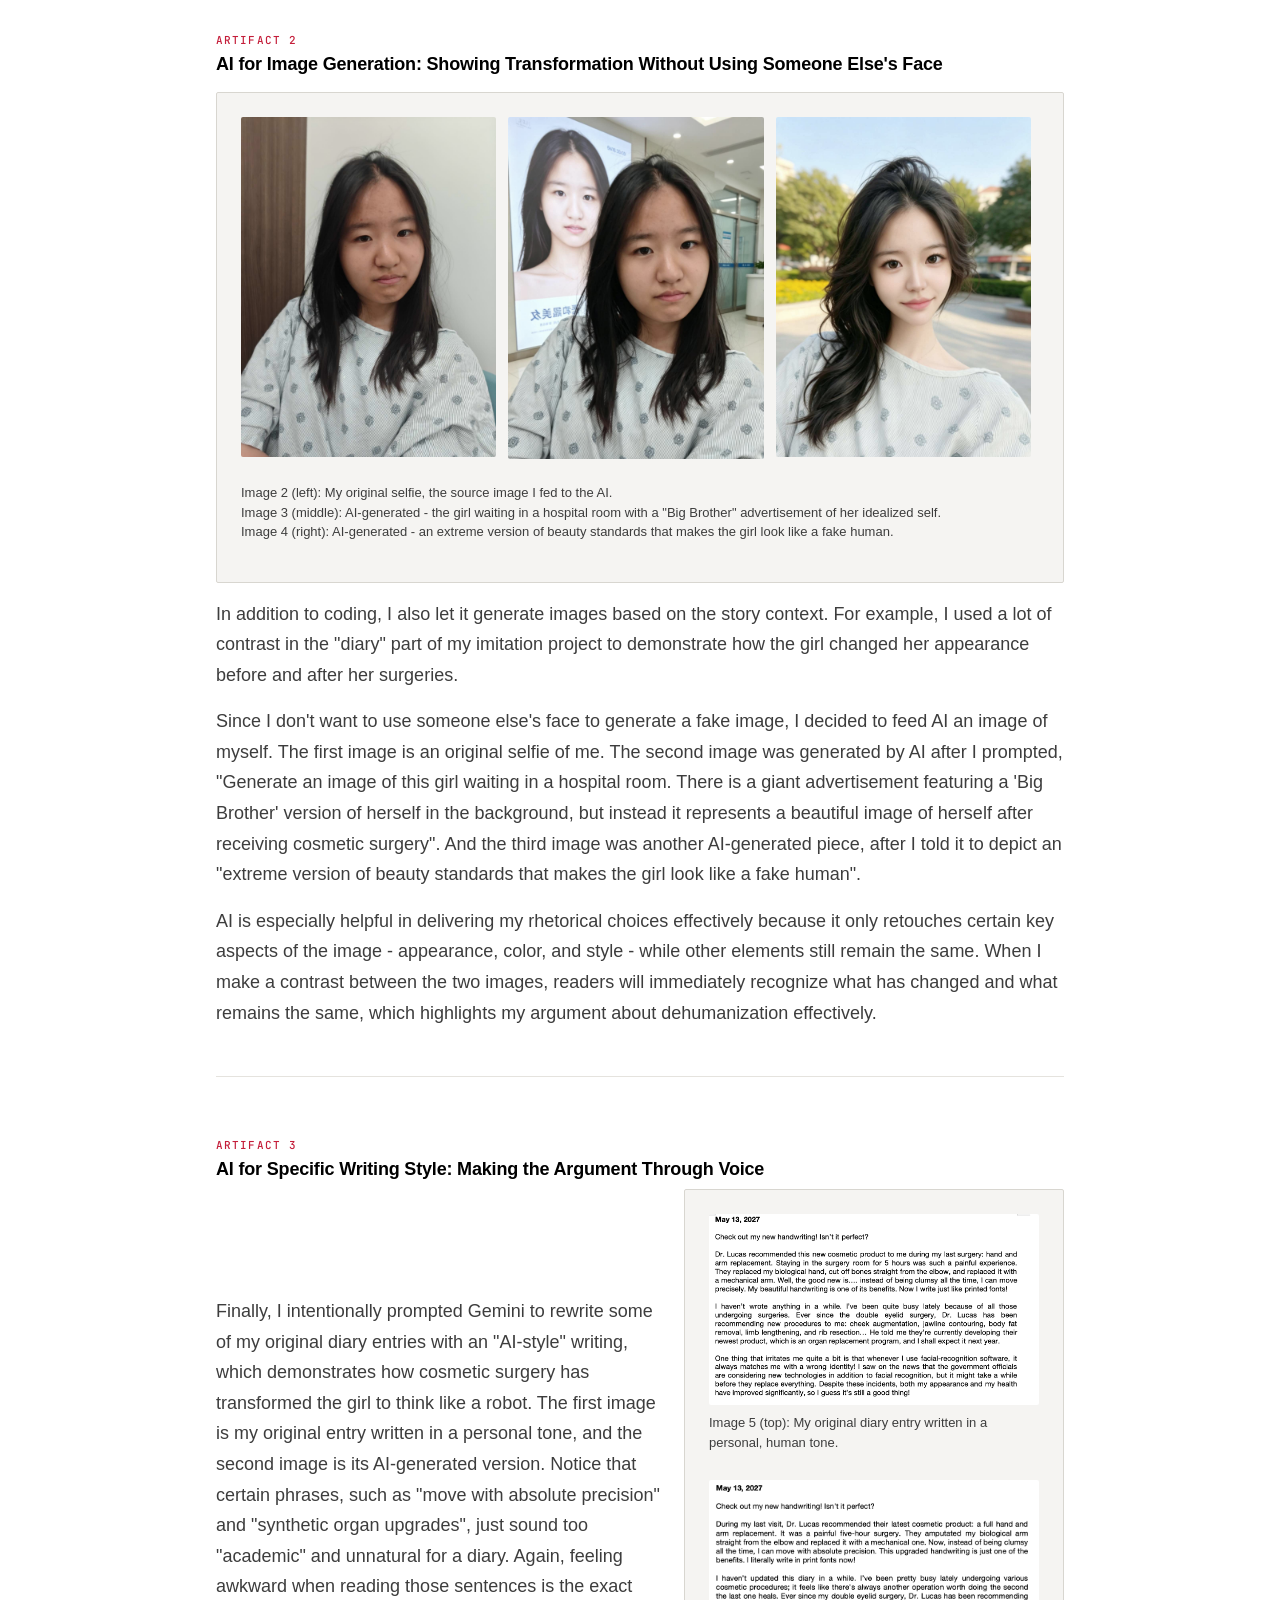
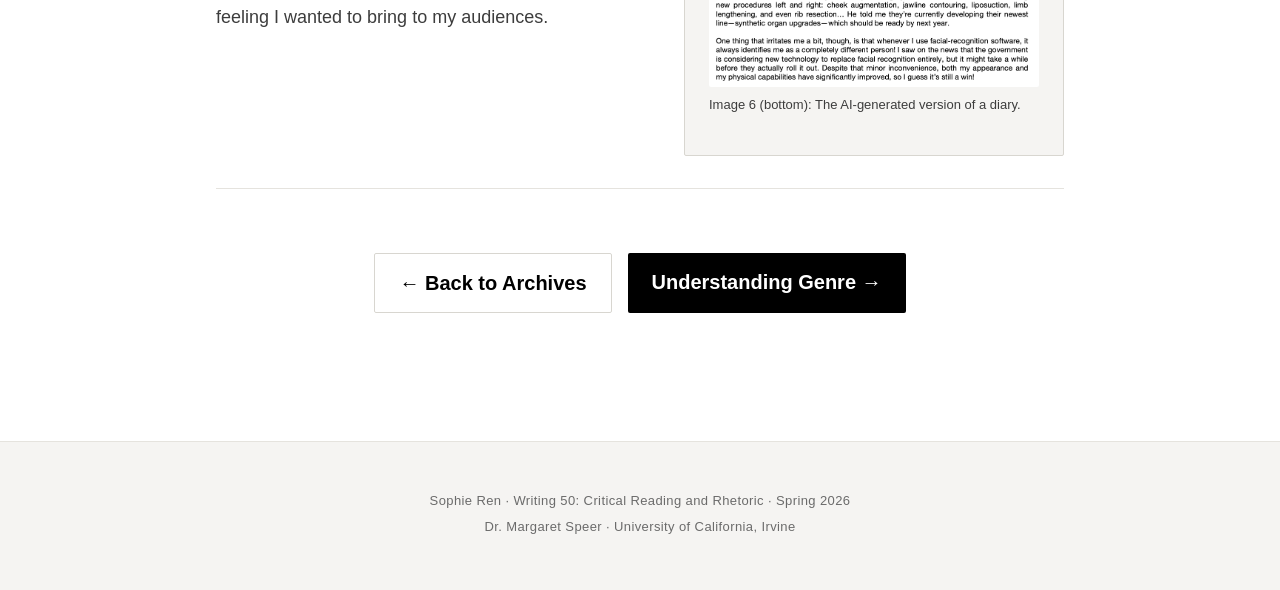
<file: archives/analyzing-technology.html>
<!DOCTYPE html>
<html lang="en">
<head>
  <meta charset="UTF-8">
  <meta name="viewport" content="width=device-width, initial-scale=1.0">
  <title>Analyzing Technology — Archives — Sophie Ren | Writing 50 ePortfolio</title>
  <meta name="description" content="Archive: Analyzing Technology — AI co-authorship, Claude Code, and technology as rhetorical choice in the Imitation Project.">
  <link rel="stylesheet" href="../css/portfolio.css">
</head>
<body>

<nav class="portfolio-nav">
  <div class="nav-inner">
    <a href="../index.html" class="nav-brand">Sophie Ren</a>
    <button class="nav-toggle" aria-label="Toggle navigation">
      <span></span><span></span><span></span>
    </button>
    <ul class="nav-links">
      <li><a href="../index.html">Home</a></li>
      <li><a href="../reflective-introduction.html">Reflective Introduction</a></li>
      <li><a href="index.html" class="active">Archives</a></li>
      <li><a href="../assignments/index.html">Assignments</a></li>
    </ul>
  </div>
</nav>

<div class="page-wrapper">

  <main class="content-container">

    <header class="page-title-area">
      <div class="section-label">ARCHIVE OF LEARNING: ANALYZING TECHNOLOGY</div>
      <h1>Analyzing Technology & My Learning</h1>
      <div class="page-byline">
        Sophie Ren · Writing 50: Critical Reading and Rhetoric · Spring 2026
      </div>
    </header>

    <!-- Intro -->
    <div class="artifact-caption" style="margin-bottom: var(--space-xl);">
      <p>I've been exploring how to incorporate AI to make my rhetorical choices more effective, and I have to say, these are incredible tools that have helped me overcome my technical constraints and develop things I could never have done by myself. As I started to build my imitation project, I found AI could be most helpful in three ways: writing code for my project website, generating images, and transforming my original text into an "AI-style" summary.</p>
    </div>

    <!-- Artifact 1: AI for Coding -->
    <section class="artifact">
      <span class="artifact-label">Artifact 1</span>
      <h3>AI for Coding: Building the X Page Website</h3>

      <div style="display: flex; gap: var(--space-lg); align-items: flex-start; flex-wrap: wrap;">
        <div style="flex: 0 0 420px; max-width: 420px;">
          <div class="artifact-display" style="margin: 0;">
            <img src="../assets/images/AI-website conversation.png" alt="A conversation with Claude Code showing how I described the layout I wanted and Claude generated the code" style="max-width: 100%;">
            <p class="artifact-display-caption" style="text-align: left;">Image 1: An example of how I interact with Claude: I'll describe what I want to create, provide a detailed example of outcome, ask Claude to make a plan for itself, and monitor how it's being executed.</p>
          </div>
        </div>
        <div style="flex: 1; min-width: 280px;">
          <div class="artifact-caption" style="margin-top: 0;">
            <p>As I mentioned in my imitation project craft essay, I created a website using Claude that looks like an X page. It actually expanded my choices of media type, as I no longer need to worry about the limited layout I could create within Google Sites and focus more on delivering my rhetorical choices effectively.</p>
            <p>This image is a good represents on how I communicate with Claude. I would start with describing what I want to create/fix, followed by a detailed example of the outcome, and tell Claude to make a plan before actually writing the code. By doing so, AI not only understands what I'm doing but also the reason behind it. It sounds like a small thing, but similar to how humans interpret a task, telling AI why you're doing it could significantly improve its output.</p>
            <p>Of course, AI also makes mistakes, and some of those mistakes could happen repetitively. What I did to solve this issue was to create a "learning-log" for my AI under the same folder. After my AI successfully fixed the mistake, I would create another prompt like, "Can you log your mistake & revision into the file so you won't make it again in the future?" I figured out that as AI knows about its common mistakes and gradually discovers my personal preferences, it will generate more qualified content that satisfies my needs.</p>
          </div>
        </div>
      </div>
    </section>

    <!-- Artifact 2: AI for Image Generation -->
    <section class="artifact">
      <span class="artifact-label">Artifact 2</span>
      <h3>AI for Image Generation: Showing Transformation Without Using Someone Else's Face</h3>

      <div class="artifact-display" style="display: flex; gap: 0.75rem; align-items: flex-start; flex-wrap: wrap;">
        <img src="../assets/images/AI-image1.jpg" alt="Original selfie - the source image I fed to the AI" style="width: 32%;">
        <img src="../assets/images/AI-image2.jpg" alt="AI-generated: the girl waiting in a hospital room with a Big Brother advertisement of her idealized self" style="width: 32%;">
        <img src="../assets/images/AI-image3.jpg" alt="AI-generated: extreme beauty standards making the girl look like a fake human" style="width: 32%;">
        <p class="artifact-display-caption" style="width: 100%; margin-top: 0.75rem;">Image 2 (left): My original selfie, the source image I fed to the AI.<br>Image 3 (middle): AI-generated - the girl waiting in a hospital room with a "Big Brother" advertisement of her idealized self.<br>Image 4 (right): AI-generated - an extreme version of beauty standards that makes the girl look like a fake human.</p>
      </div>

      <div class="artifact-caption">
        <p>In addition to coding, I also let it generate images based on the story context. For example, I used a lot of contrast in the "diary" part of my imitation project to demonstrate how the girl changed her appearance before and after her surgeries.</p>
        <p>Since I don't want to use someone else's face to generate a fake image, I decided to feed AI an image of myself. The first image is an original selfie of me. The second image was generated by AI after I prompted, "Generate an image of this girl waiting in a hospital room. There is a giant advertisement featuring a 'Big Brother' version of herself in the background, but instead it represents a beautiful image of herself after receiving cosmetic surgery". And the third image was another AI-generated piece, after I told it to depict an "extreme version of beauty standards that makes the girl look like a fake human".</p>
        <p>AI is especially helpful in delivering my rhetorical choices effectively because it only retouches certain key aspects of the image - appearance, color, and style - while other elements still remain the same. When I make a contrast between the two images, readers will immediately recognize what has changed and what remains the same, which highlights my argument about dehumanization effectively.</p>
      </div>
    </section>

    <!-- Artifact 3: AI for Specific Writing Style -->
    <section class="artifact">
      <span class="artifact-label">Artifact 3</span>
      <h3>AI for Specific Writing Style: Making the Argument Through Voice</h3>

      <div style="display: flex; gap: var(--space-lg); align-items: center; flex-wrap: wrap;">
        <div style="flex: 1; min-width: 280px;">
          <div class="artifact-caption" style="margin-top: 0;">
            <p>Finally, I intentionally prompted Gemini to rewrite some of my original diary entries with an "AI-style" writing, which demonstrates how cosmetic surgery has transformed the girl to think like a robot. The first image is my original entry written in a personal tone, and the second image is its AI-generated version. Notice that certain phrases, such as "move with absolute precision" and "synthetic organ upgrades", just sound too "academic" and unnatural for a diary. Again, feeling awkward when reading those sentences is the exact feeling I wanted to bring to my audiences.</p>
          </div>
        </div>
        <div style="flex: 0 0 380px; max-width: 380px;">
          <div class="artifact-display" style="margin: 0; display: flex; flex-direction: column; gap: 0.75rem;">
            <div>
              <img src="../assets/images/AI-writing1.png" alt="My original diary entry, written in a personal, human tone" style="width: 100%;">
              <p class="artifact-display-caption" style="text-align: left;">Image 5 (top): My original diary entry written in a personal, human tone.</p>
            </div>
            <div>
              <img src="../assets/images/AI-writing2.png" alt="The AI-rewritten version - stiff, academic, unnatural" style="width: 100%;">
              <p class="artifact-display-caption" style="text-align: left;">Image 6 (bottom): The AI-generated version of a diary.</p>
            </div>
          </div>
        </div>
      </div>
    </section>

    <!-- Navigation -->
    <div style="text-align: center; margin-top: var(--space-3xl); display: flex; gap: var(--space-md); justify-content: center; flex-wrap: wrap;">
      <a href="index.html" style="font-family: var(--font-heading); font-weight: 600; padding: 0.75rem 1.5rem; border: 1px solid var(--color-border); border-radius: var(--radius-sm); text-decoration: none; color: var(--color-text); transition: background var(--transition-fast);">← Back to Archives</a>
      <a href="understanding-genre.html" style="font-family: var(--font-heading); font-weight: 600; padding: 0.75rem 1.5rem; background: var(--color-primary); color: #fff; border-radius: var(--radius-sm); text-decoration: none; transition: background var(--transition-fast);">Understanding Genre →</a>
    </div>

  </main>

  <footer class="portfolio-footer">
    <p>Sophie Ren &middot; Writing 50: Critical Reading and Rhetoric &middot; Spring 2026</p>
    <p>Dr. Margaret Speer &middot; University of California, Irvine</p>
  </footer>

</div>

<script src="../js/portfolio.js"></script>
</body>
</html>
</file>
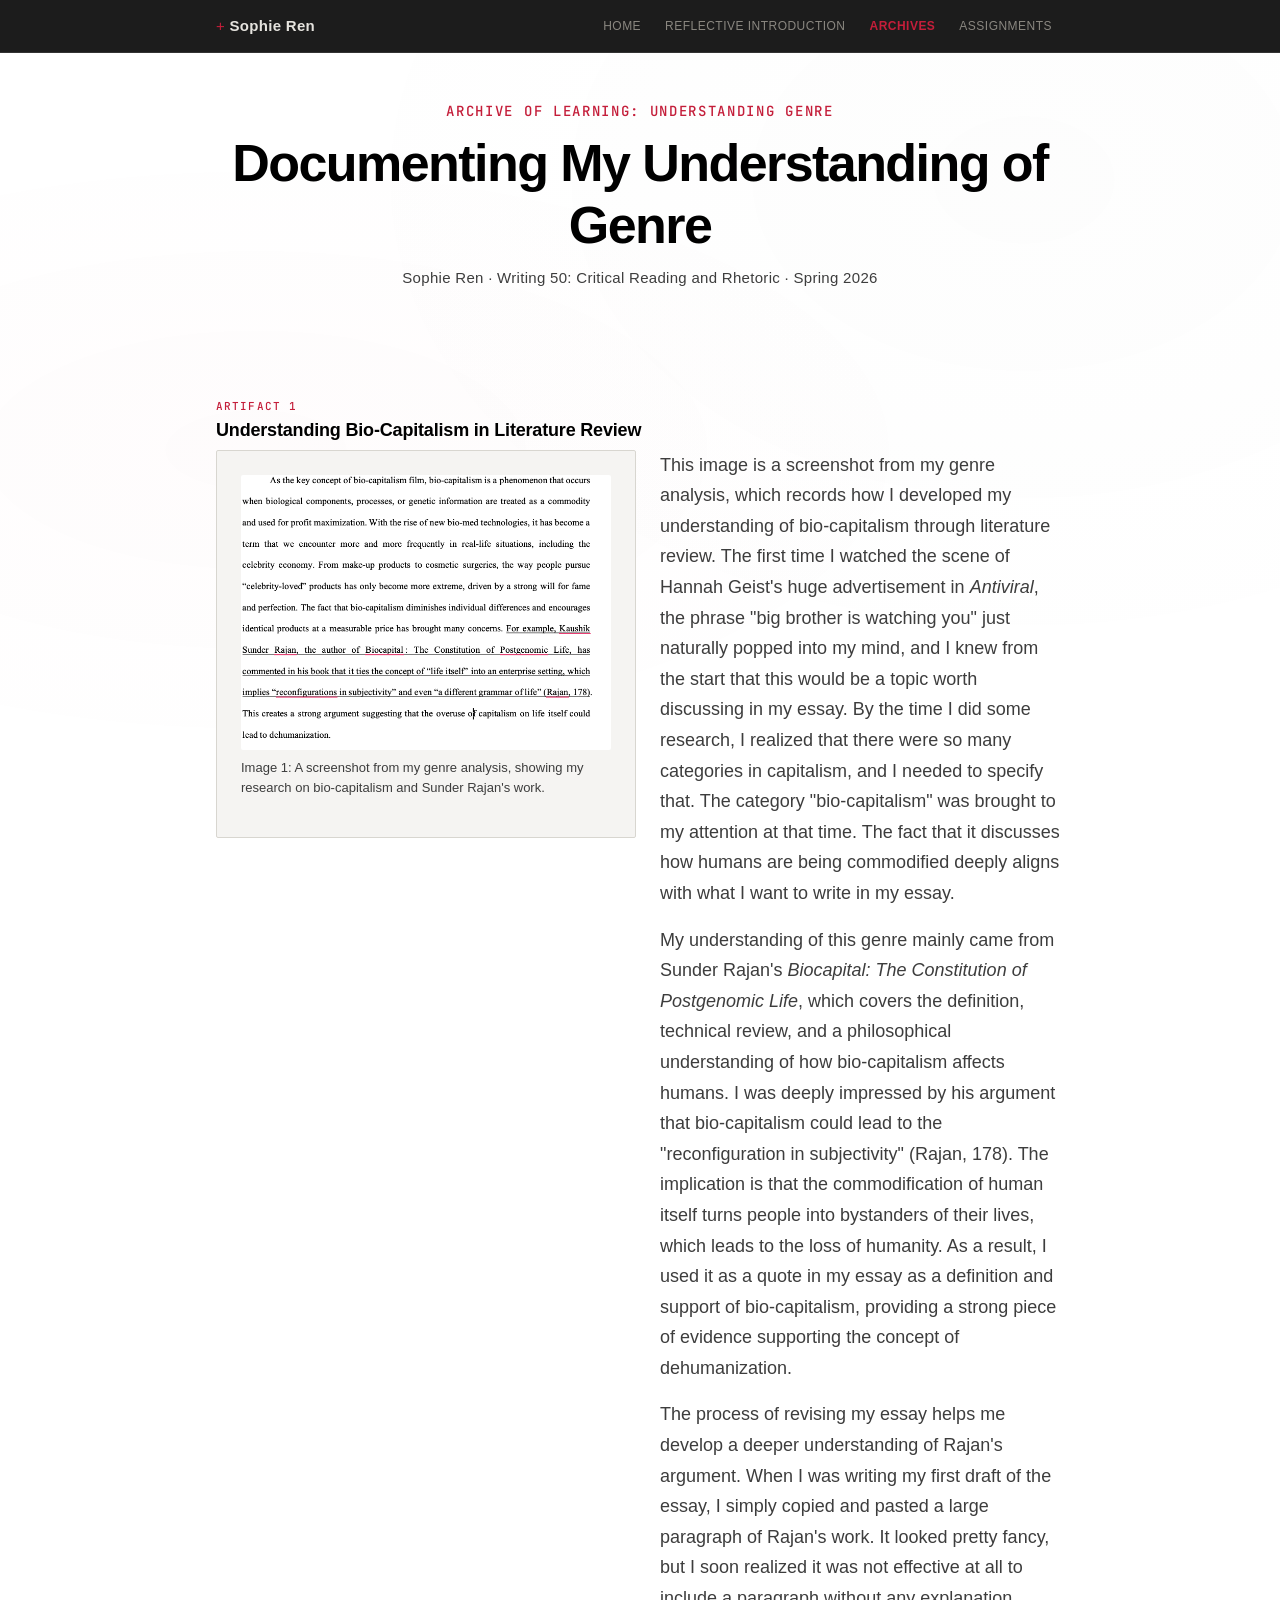
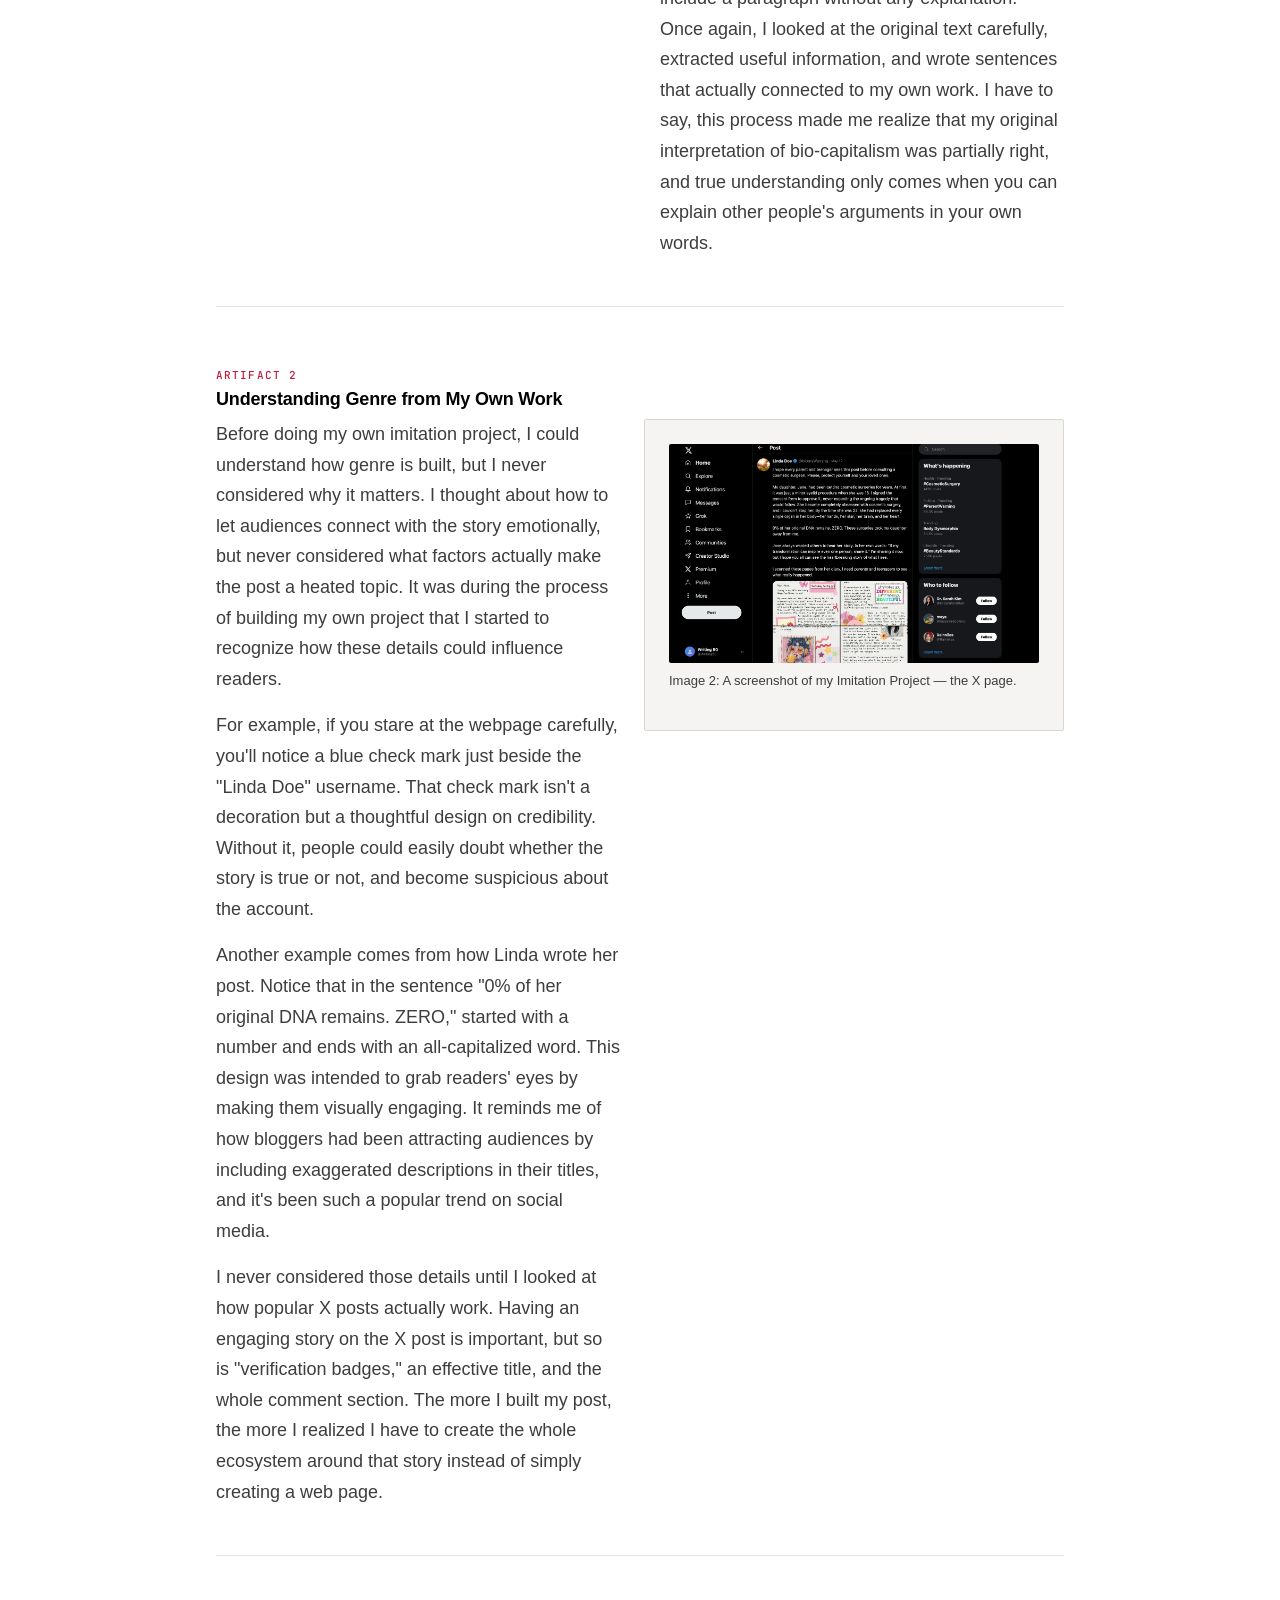
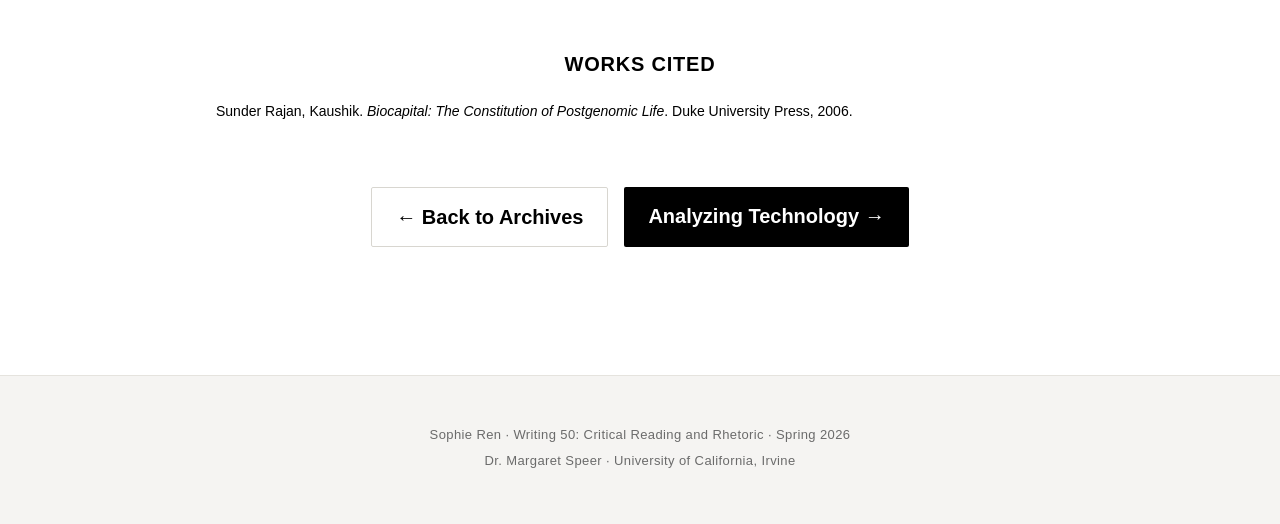
<file: archives/understanding-genre.html>
<!DOCTYPE html>
<html lang="en">
<head>
  <meta charset="UTF-8">
  <meta name="viewport" content="width=device-width, initial-scale=1.0">
  <title>Understanding Genre — Archives — Sophie Ren | Writing 50 ePortfolio</title>
  <meta name="description" content="Archive: Understanding Genre — how literature review and my own composing process deepened my understanding of genre conventions.">
  <link rel="stylesheet" href="../css/portfolio.css">
</head>
<body>

<nav class="portfolio-nav">
  <div class="nav-inner">
    <a href="../index.html" class="nav-brand">Sophie Ren</a>
    <button class="nav-toggle" aria-label="Toggle navigation">
      <span></span><span></span><span></span>
    </button>
    <ul class="nav-links">
      <li><a href="../index.html">Home</a></li>
      <li><a href="../reflective-introduction.html">Reflective Introduction</a></li>
      <li><a href="index.html" class="active">Archives</a></li>
      <li><a href="../assignments/index.html">Assignments</a></li>
    </ul>
  </div>
</nav>

<div class="page-wrapper">

  <main class="content-container">

    <header class="page-title-area">
      <div class="section-label">ARCHIVE OF LEARNING: UNDERSTANDING GENRE</div>
      <h1>Documenting My Understanding of Genre</h1>
      <div class="page-byline">
        Sophie Ren · Writing 50: Critical Reading and Rhetoric · Spring 2026
      </div>
    </header>

    <!-- Artifact 1: Understanding Bio-Capitalism in Literature Review -->
    <section class="artifact">
      <span class="artifact-label">Artifact 1</span>
      <h3>Understanding Bio-Capitalism in Literature Review</h3>

      <div style="display: flex; gap: var(--space-lg); align-items: flex-start; flex-wrap: wrap;">
        <div style="flex: 0 0 420px; max-width: 420px;">
          <div class="artifact-display" style="margin: 0;">
            <img src="../assets/images/Genre1.png" alt="A screenshot from my genre analysis showing how I developed my understanding of bio-capitalism through literature review" style="max-width: 100%;">
            <p class="artifact-display-caption">Image 1: A screenshot from my genre analysis, showing my research on bio-capitalism and Sunder Rajan's work.</p>
          </div>
        </div>
        <div style="flex: 1; min-width: 280px;">
          <div class="artifact-caption" style="margin-top: 0;">
            <p>This image is a screenshot from my genre analysis, which records how I developed my understanding of bio-capitalism through literature review. The first time I watched the scene of Hannah Geist's huge advertisement in <em>Antiviral</em>, the phrase "big brother is watching you" just naturally popped into my mind, and I knew from the start that this would be a topic worth discussing in my essay. By the time I did some research, I realized that there were so many categories in capitalism, and I needed to specify that. The category "bio-capitalism" was brought to my attention at that time. The fact that it discusses how humans are being commodified deeply aligns with what I want to write in my essay.</p>
            <p>My understanding of this genre mainly came from Sunder Rajan's <em>Biocapital: The Constitution of Postgenomic Life</em>, which covers the definition, technical review, and a philosophical understanding of how bio-capitalism affects humans. I was deeply impressed by his argument that bio-capitalism could lead to the "reconfiguration in subjectivity" (Rajan, 178). The implication is that the commodification of human itself turns people into bystanders of their lives, which leads to the loss of humanity. As a result, I used it as a quote in my essay as a definition and support of bio-capitalism, providing a strong piece of evidence supporting the concept of dehumanization.</p>
            <p>The process of revising my essay helps me develop a deeper understanding of Rajan's argument. When I was writing my first draft of the essay, I simply copied and pasted a large paragraph of Rajan's work. It looked pretty fancy, but I soon realized it was not effective at all to include a paragraph without any explanation. Once again, I looked at the original text carefully, extracted useful information, and wrote sentences that actually connected to my own work. I have to say, this process made me realize that my original interpretation of bio-capitalism was partially right, and true understanding only comes when you can explain other people's arguments in your own words.</p>
          </div>
        </div>
      </div>
    </section>

    <!-- Artifact 2: Understanding Genre from My Own Work -->
    <section class="artifact">
      <span class="artifact-label">Artifact 2</span>
      <h3>Understanding Genre from My Own Work</h3>

      <div style="display: flex; gap: var(--space-lg); align-items: flex-start; flex-wrap: wrap;">
        <div style="flex: 1; min-width: 280px;">
          <div class="artifact-caption" style="margin-top: 0;">
            <p>Before doing my own imitation project, I could understand how genre is built, but I never considered why it matters. I thought about how to let audiences connect with the story emotionally, but never considered what factors actually make the post a heated topic. It was during the process of building my own project that I started to recognize how these details could influence readers.</p>
            <p>For example, if you stare at the webpage carefully, you'll notice a blue check mark just beside the "Linda Doe" username. That check mark isn't a decoration but a thoughtful design on credibility. Without it, people could easily doubt whether the story is true or not, and become suspicious about the account.</p>
            <p>Another example comes from how Linda wrote her post. Notice that in the sentence "0% of her original DNA remains. ZERO," started with a number and ends with an all-capitalized word. This design was intended to grab readers' eyes by making them visually engaging. It reminds me of how bloggers had been attracting audiences by including exaggerated descriptions in their titles, and it's been such a popular trend on social media.</p>
            <p>I never considered those details until I looked at how popular X posts actually work. Having an engaging story on the X post is important, but so is "verification badges," an effective title, and the whole comment section. The more I built my post, the more I realized I have to create the whole ecosystem around that story instead of simply creating a web page.</p>
          </div>
        </div>
        <div style="flex: 0 0 420px; max-width: 420px;">
          <div class="artifact-display" style="margin: 0;">
            <img src="../assets/images/Genre2.png" alt="A screenshot of my Imitation Project showing the X page with verified badge and Linda Doe's post" style="max-width: 100%;">
            <p class="artifact-display-caption">Image 2: A screenshot of my Imitation Project — the X page.</p>
          </div>
        </div>
      </div>
    </section>
    <section class="works-cited" style="border-top: none;">
      <h2>Works Cited</h2>
      <div class="citation-entry">Sunder Rajan, Kaushik. <em>Biocapital: The Constitution of Postgenomic Life</em>. Duke University Press, 2006.</div>
    </section>

    <!-- Navigation -->
    <div style="text-align: center; margin-top: var(--space-3xl); display: flex; gap: var(--space-md); justify-content: center; flex-wrap: wrap;">
      <a href="index.html" style="font-family: var(--font-heading); font-weight: 600; padding: 0.75rem 1.5rem; border: 1px solid var(--color-border); border-radius: var(--radius-sm); text-decoration: none; color: var(--color-text); transition: background var(--transition-fast);">← Back to Archives</a>
      <a href="analyzing-technology.html" style="font-family: var(--font-heading); font-weight: 600; padding: 0.75rem 1.5rem; background: var(--color-primary); color: #fff; border-radius: var(--radius-sm); text-decoration: none; transition: background var(--transition-fast);">Analyzing Technology →</a>
    </div>

  </main>

  <footer class="portfolio-footer">
    <p>Sophie Ren &middot; Writing 50: Critical Reading and Rhetoric &middot; Spring 2026</p>
    <p>Dr. Margaret Speer &middot; University of California, Irvine</p>
  </footer>

</div>

<script src="../js/portfolio.js"></script>
</body>
</html>
</file>
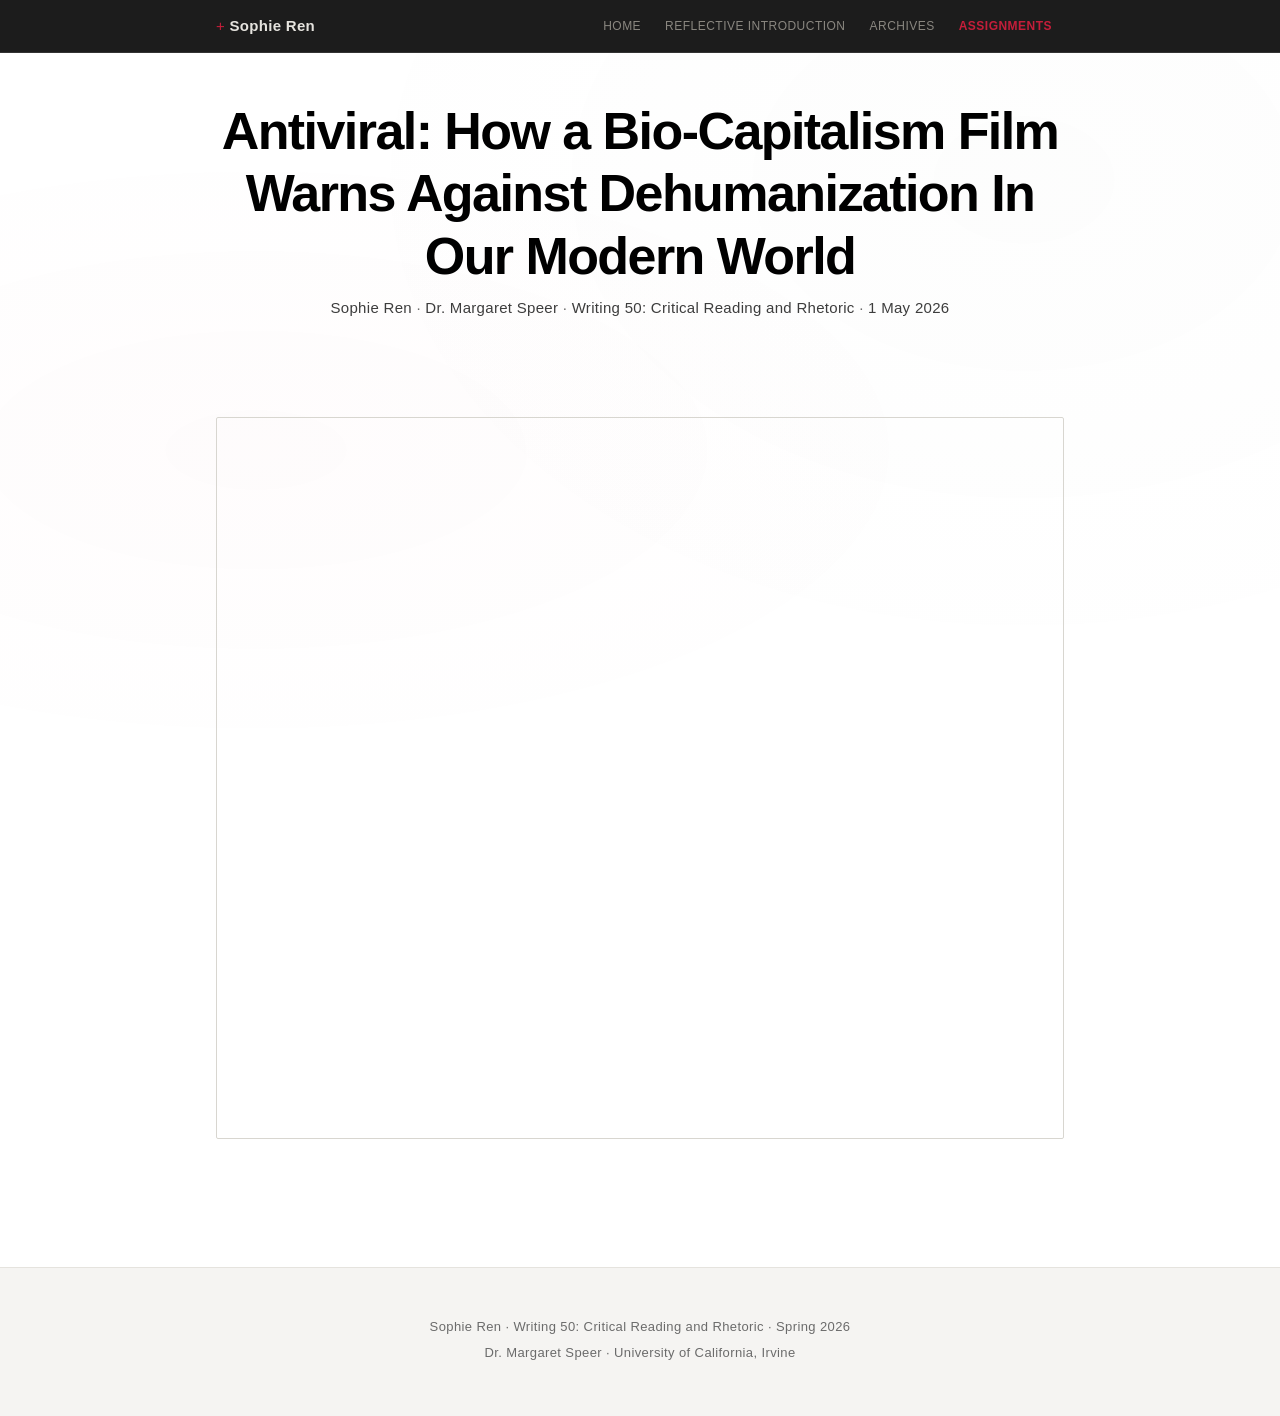
<file: assignments/genre-analysis.html>
<!DOCTYPE html>
<html lang="en">
<head>
  <meta charset="UTF-8">
  <meta name="viewport" content="width=device-width, initial-scale=1.0">
  <title>Genre Analysis — Sophie Ren | Writing 50 ePortfolio</title>
  <meta name="description" content="Genre Analysis: Antiviral — How a Bio-Capitalism Film Warns Against Dehumanization In Our Modern World.">
  <link rel="stylesheet" href="../css/portfolio.css">
</head>
<body>

<nav class="portfolio-nav">
  <div class="nav-inner">
    <a href="../index.html" class="nav-brand">Sophie Ren</a>
    <button class="nav-toggle" aria-label="Toggle navigation">
      <span></span><span></span><span></span>
    </button>
    <ul class="nav-links">
      <li><a href="../index.html">Home</a></li>
      <li><a href="../reflective-introduction.html">Reflective Introduction</a></li>
      <li><a href="../archives/index.html">Archives</a></li>
      <li><a href="index.html" class="active">Assignments</a></li>
    </ul>
  </div>
</nav>

<div class="page-wrapper">

  <main class="content-container">

    <header class="page-title-area">
      <h1>Antiviral: How a Bio-Capitalism Film Warns Against Dehumanization In Our Modern World</h1>
      <div class="page-byline">
        Sophie Ren <span>&middot;</span> Dr. Margaret Speer <span>&middot;</span> Writing 50: Critical Reading and Rhetoric <span>&middot;</span> 1 May 2026
      </div>
    </header>

    <div style="border: 1px solid var(--color-border); border-radius: var(--radius-sm); overflow: hidden; min-height: 80vh;">
      <iframe src="../assets/Essays/Genre-Analysis.pdf" width="100%" height="100%" style="border: none; display: block; min-height: 80vh;"></iframe>
    </div>


  </main>

  <footer class="portfolio-footer">
    <p>Sophie Ren &middot; Writing 50: Critical Reading and Rhetoric &middot; Spring 2026</p>
    <p>Dr. Margaret Speer &middot; University of California, Irvine</p>
  </footer>

</div>

<script src="../js/portfolio.js"></script>
</body>
</html>
</file>
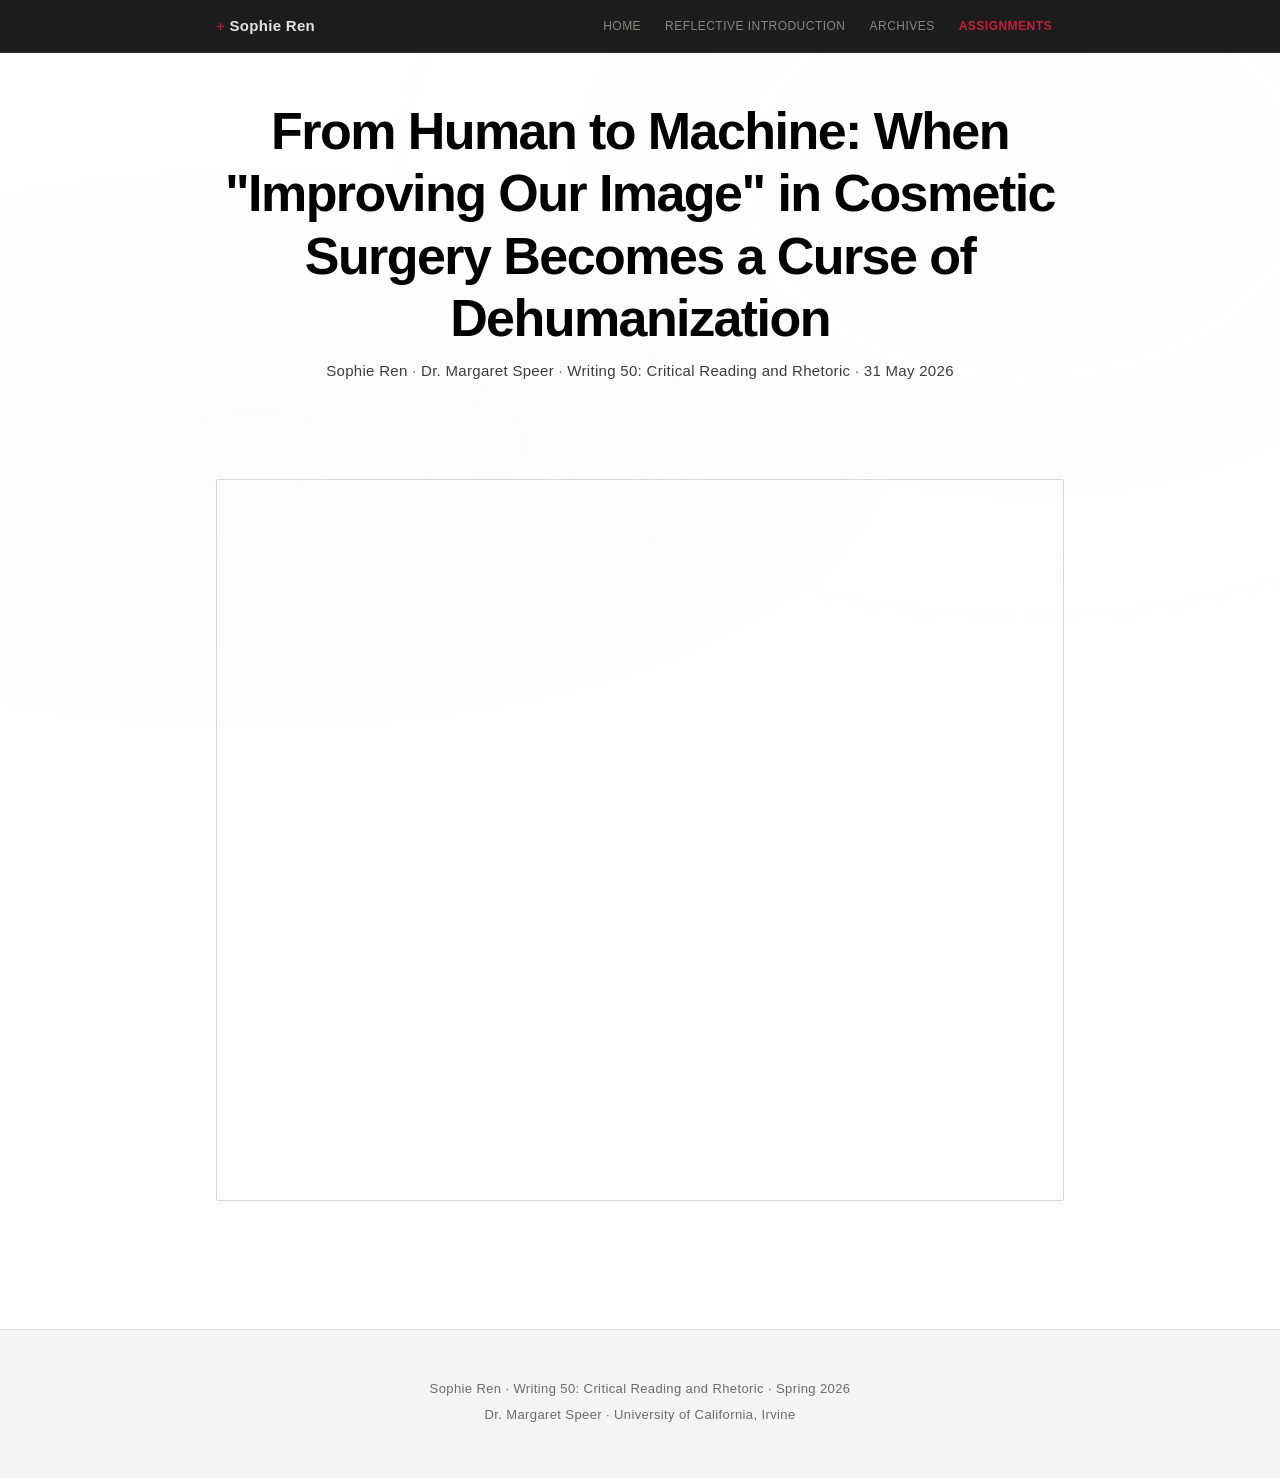
<file: imitation-project/craft-essay.html>
<!DOCTYPE html>
<html lang="en">
<head>
  <meta charset="UTF-8">
  <meta name="viewport" content="width=device-width, initial-scale=1.0">
  <title>Craft Essay — Sophie Ren | Writing 50 ePortfolio</title>
  <meta name="description" content="Craft Essay: From Human to Machine — When Improving Our Image in Cosmetic Surgery Becomes a Curse of Dehumanization.">
  <link rel="stylesheet" href="../css/portfolio.css">
</head>
<body>

<!-- ===== Navigation ===== -->
<nav class="portfolio-nav">
  <div class="nav-inner">
    <a href="../index.html" class="nav-brand">Sophie Ren</a>
    <button class="nav-toggle" aria-label="Toggle navigation">
      <span></span><span></span><span></span>
    </button>
    <ul class="nav-links">
      <li><a href="../index.html">Home</a></li>
      <li><a href="../reflective-introduction.html">Reflective Introduction</a></li>
      <li><a href="../archives/index.html">Archives</a></li>
      <li><a href="../assignments/index.html">Assignments</a></li>
    </ul>
  </div>
</nav>

<div class="page-wrapper">

  <main class="content-container">

    <!-- ===== Title Area ===== -->
    <header class="page-title-area">
      <h1>From Human to Machine: When "Improving Our Image" in Cosmetic Surgery Becomes a Curse of Dehumanization</h1>
      <div class="page-byline">
        Sophie Ren <span>&middot;</span> Dr. Margaret Speer <span>&middot;</span> Writing 50: Critical Reading and Rhetoric <span>&middot;</span> 31 May 2026
      </div>
    </header>

    <!-- ===== Embedded PDF ===== -->
    <div style="border: 1px solid var(--color-border); border-radius: var(--radius-sm); overflow: hidden; min-height: 80vh; margin-top: var(--space-xl);">
      <iframe src="../assets/Essays/Craft-Essay.pdf" width="100%" height="100%" style="border: none; display: block; min-height: 80vh;"></iframe>
    </div>

  </main>

  <!-- ===== Footer ===== -->
  <footer class="portfolio-footer">
    <p>Sophie Ren &middot; Writing 50: Critical Reading and Rhetoric &middot; Spring 2026</p>
    <p>Dr. Margaret Speer &middot; University of California, Irvine</p>
  </footer>

</div>

<script src="../js/portfolio.js"></script>
</body>
</html>
</file>
<file: css/portfolio.css>
/* ==========================================================================
   Writing 50 ePortfolio — Design System
   Theme: Medical Horror
   Inspired by Morandi color theory, clinical aesthetics, and the body horror
   of Antiviral & the Imitation Project.
   Sophie Ren | Dr. Margaret Speer | Spring 2026
   ========================================================================== */

/* ----- Google Fonts ----- */
@import url('https://fonts.googleapis.com/css2?family=JetBrains+Mono:ital,wght@0,400;0,500;1,400&display=swap');

/* ==========================================================================
   Custom Properties — Medical Horror Palette
   ========================================================================== */
:root {
  /* Clean white base */
  --color-bg: #FFFFFF;
  --color-bg-alt: #F5F4F2;

  /* Surgical steel blacks */
  --color-text: #000000;
  --color-text-muted: #3D3D3D;
  --color-text-light: #6B6B6B;

  /* Dark medical equipment */
  --color-primary: #000000;
  --color-primary-hover: #000000;

  /* Desaturated surgical green — Morandi sage */
  --color-secondary: #7D8A7D;
  --color-secondary-hover: #5C6A5C;

  /* Blood red — the only vibrant element. Like Hannah's red lip in Antiviral. */
  --color-accent: #C41E3A;
  --color-accent-hover: #9B0E28;
  --color-accent-glow: rgba(196, 30, 58, 0.12);

  /* Thin clinical borders */
  --color-border: #D8D6D0;
  --color-border-light: #E5E3DE;

  /* Sterile white cards */
  --color-card-bg: #FFFFFF;
  --color-card-shadow: rgba(0, 0, 0, 0.04);

  /* Frosted nav */
  --color-nav-bg: rgba(255, 255, 255, 0.94);

  /* Fonts */
  --font-body: Calibri, 'Carlito', 'Segoe UI', -apple-system, sans-serif;
  --font-heading: Calibri, 'Carlito', 'Segoe UI', -apple-system, sans-serif;
  --font-mono: 'JetBrains Mono', 'SF Mono', 'Fira Code', 'Courier New', monospace;

  /* Layout */
  --max-width: 70%;
  --max-width-wide: 70%;

  /* Spacing */
  --space-xs: 0.25rem;
  --space-sm: 0.5rem;
  --space-md: 1rem;
  --space-lg: 1.5rem;
  --space-xl: 2rem;
  --space-2xl: 3rem;
  --space-3xl: 4rem;

  /* Sharper, more clinical radii */
  --radius-sm: 2px;
  --radius-md: 4px;
  --radius-lg: 8px;

  /* Subtler shadows — clinical lighting */
  --shadow-sm: 0 1px 2px rgba(0, 0, 0, 0.04);
  --shadow-md: 0 2px 8px rgba(0, 0, 0, 0.06);
  --shadow-lg: 0 4px 16px rgba(0, 0, 0, 0.08);

  /* Transitions */
  --transition-fast: 0.15s ease;
  --transition-base: 0.25s ease;
  --transition-slow: 0.5s ease;
}

/* ==========================================================================
   Reset & Base
   ========================================================================== */
*, *::before, *::after {
  box-sizing: border-box;
  margin: 0;
  padding: 0;
}

html {
  scroll-behavior: smooth;
  -webkit-text-size-adjust: 100%;
}

body {
  font-family: var(--font-body);
  font-size: 1.25rem;
  font-weight: 500;
  line-height: 1.7;
  color: var(--color-text);
  background: var(--color-bg);
  min-height: 100vh;
  -webkit-font-smoothing: antialiased;
  -moz-osx-font-smoothing: grayscale;
}

/* Subtle background texture — like faintly aged medical paper */
body::before {
  content: '';
  position: fixed;
  top: 0; left: 0; right: 0; bottom: 0;
  background-image:
    radial-gradient(ellipse at 20% 50%, rgba(196, 30, 58, 0.015) 0%, transparent 50%),
    radial-gradient(ellipse at 80% 20%, rgba(125, 138, 125, 0.015) 0%, transparent 50%);
  pointer-events: none;
  z-index: -1;
}

/* ==========================================================================
   Typography
   ========================================================================== */
h1, h2, h3, h4, h5, h6 {
  font-family: var(--font-heading);
  font-weight: 700;
  line-height: 1.2;
  color: var(--color-primary);
  margin-bottom: var(--space-md);
  letter-spacing: -0.01em;
}

h1 { font-size: 2.75rem; letter-spacing: -0.025em; margin-bottom: var(--space-lg); }
h2 { font-size: 2rem; letter-spacing: -0.015em; margin-top: var(--space-2xl); }
h3 { font-size: 1.5rem; margin-top: var(--space-xl); }
h4 { font-size: 1.25rem; margin-top: var(--space-lg); }

p { margin-bottom: var(--space-md); }

a {
  color: var(--color-accent);
  text-decoration: none;
  transition: color var(--transition-fast), background var(--transition-fast);
}
a:hover {
  color: var(--color-accent-hover);
  text-decoration: underline;
  text-decoration-color: var(--color-accent);
  text-underline-offset: 0.2em;
}

strong, b {
  font-weight: 600;
  color: var(--color-primary);
}

em, i { font-style: italic; }

/* Blockquote — clinical observation note style */
blockquote {
  margin: var(--space-lg) 0;
  padding: var(--space-md) var(--space-lg);
  border-left: 2px solid var(--color-accent);
  background: var(--color-bg-alt);
  border-radius: 0 var(--radius-sm) var(--radius-sm) 0;
  font-style: italic;
  color: var(--color-text-muted);
  font-size: 0.9375rem;
}
blockquote p:last-child { margin-bottom: 0; }

cite {
  display: block;
  font-family: var(--font-heading);
  font-size: 0.8125rem;
  font-style: normal;
  color: var(--color-text-light);
  margin-top: var(--space-sm);
  letter-spacing: 0.02em;
}

/* Lists with medical cross markers */
ul {
  margin: var(--space-md) 0;
  padding-left: 0;
  list-style: none;
}
ul li {
  padding-left: 1.5rem;
  margin-bottom: var(--space-sm);
  position: relative;
}
ul li::before {
  content: '+';
  position: absolute;
  left: 0;
  color: var(--color-accent);
  font-family: var(--font-heading);
  font-weight: 400;
  font-size: 0.875rem;
}

ol {
  margin: var(--space-md) 0;
  padding-left: var(--space-xl);
}
ol li { margin-bottom: var(--space-sm); }

/* EKG-style horizontal rule */
hr {
  border: none;
  height: 1px;
  background: var(--color-border);
  margin: var(--space-2xl) 0;
  position: relative;
}
hr::after {
  content: '';
  position: absolute;
  left: 50%;
  top: 50%;
  transform: translate(-50%, -50%);
  width: 40px;
  height: 1px;
  background: var(--color-accent);
}

code {
  font-family: var(--font-mono);
  font-size: 0.8125em;
  background: var(--color-bg-alt);
  padding: 0.125em 0.375em;
  border-radius: 2px;
  color: var(--color-text-muted);
}

/* ==========================================================================
   Navigation Bar — Dark Surgical Steel
   ========================================================================== */
.portfolio-nav {
  position: fixed;
  top: 0; left: 0; right: 0;
  background: #1C1C1C;
  border-bottom: 1px solid #333;
  z-index: 100;
  font-family: var(--font-heading);
}

.nav-inner {
  max-width: var(--max-width-wide);
  margin: 0 auto;
  display: flex;
  align-items: center;
  justify-content: space-between;
  padding: 0 var(--space-lg);
  height: 3.25rem;
}

.nav-brand {
  font-weight: 700;
  font-size: 0.9375rem;
  color: #E5E3DE;
  text-decoration: none;
  white-space: nowrap;
  letter-spacing: 0.02em;
}
.nav-brand::before {
  content: '+ ';
  color: var(--color-accent);
  font-weight: 400;
}
.nav-brand:hover {
  text-decoration: none;
  color: #FFFFFF;
}

.nav-links {
  display: flex;
  align-items: center;
  gap: 0;
  list-style: none;
  margin: 0;
  padding: 0;
}
.nav-links li { padding: 0; margin: 0; }
.nav-links li::before { display: none; }

.nav-links a {
  display: block;
  padding: 0.375rem 0.75rem;
  font-size: 0.75rem;
  font-weight: 500;
  color: #8A8780;
  text-decoration: none;
  border-radius: var(--radius-sm);
  transition: color var(--transition-fast), background var(--transition-fast);
  white-space: nowrap;
  letter-spacing: 0.04em;
  text-transform: uppercase;
}
.nav-links a:hover {
  color: #E5E3DE;
  background: rgba(255, 255, 255, 0.06);
  text-decoration: none;
}
.nav-links a.active {
  color: var(--color-accent);
  font-weight: 600;
}

/* Hamburger toggle */
.nav-toggle {
  display: none;
  flex-direction: column;
  justify-content: center;
  align-items: center;
  width: 2.5rem;
  height: 2.5rem;
  background: none;
  border: 1px solid #444;
  cursor: pointer;
  padding: 0.5rem;
  gap: 5px;
  border-radius: var(--radius-sm);
  transition: border-color var(--transition-fast);
}
.nav-toggle:hover { border-color: #888; }
.nav-toggle span {
  display: block;
  width: 18px;
  height: 1.5px;
  background: #8A8780;
  border-radius: 1px;
  transition: transform var(--transition-base), opacity var(--transition-base);
}
.nav-toggle.open span:nth-child(1) { transform: translateY(6px) rotate(45deg); background: var(--color-accent); }
.nav-toggle.open span:nth-child(2) { opacity: 0; }
.nav-toggle.open span:nth-child(3) { transform: translateY(-6px) rotate(-45deg); background: var(--color-accent); }

/* ---- Dropdown / popout menus ---- */
.nav-dropdown {
  position: relative;
}

.nav-dropdown > a {
  cursor: default;
}

.nav-dropdown-content {
  display: none;
  position: absolute;
  top: 100%;
  left: 0;
  background: #1C1C1C;
  border: 1px solid #333;
  border-radius: var(--radius-sm);
  min-width: 200px;
  padding: var(--space-xs) 0;
  z-index: 200;
  flex-direction: column;
  box-shadow: 0 8px 24px rgba(0,0,0,0.4);
}

.nav-dropdown:hover .nav-dropdown-content {
  display: flex;
}

.nav-dropdown-content a {
  padding: 0.5rem 1rem;
  font-size: 0.6875rem;
  font-weight: 500;
  color: #8A8780;
  text-decoration: none;
  letter-spacing: 0.04em;
  text-transform: none;
  white-space: nowrap;
  transition: color var(--transition-fast), background var(--transition-fast);
}

.nav-dropdown-content a:hover {
  color: #E5E3DE;
  background: rgba(255,255,255,0.06);
  text-decoration: none;
}

/* ==========================================================================
   Layout
   ========================================================================== */
.page-wrapper { padding-top: 3.25rem; }

.content-container {
  max-width: var(--max-width);
  margin: 0 auto;
  padding: var(--space-2xl) var(--space-lg) var(--space-3xl);
}

.content-container-wide {
  max-width: var(--max-width-wide);
  margin: 0 auto;
  padding: var(--space-2xl) var(--space-lg) var(--space-3xl);
}

/* ==========================================================================
   Landing Page — NYT-Style Feature Hero (Split Panel)
   ========================================================================== */
.hero-feature {
  display: grid;
  grid-template-columns: 1fr 1fr;
  height: 100vh;
  margin: 0;
  padding: 0;
  position: relative;
  overflow: hidden;
}

/* Fade-out at bottom of each panel — subtle blend into page below */
.hero-feature-left::after,
.hero-feature-right::after {
  content: '';
  position: absolute;
  bottom: 0;
  left: 0;
  right: 0;
  height: 80px;
  pointer-events: none;
  z-index: 2;
}
.hero-feature-left::after {
  background: linear-gradient(to bottom, rgba(28,28,28,0) 0%, rgba(28,28,28,0.6) 100%);
}
.hero-feature-right::after {
  background: linear-gradient(to bottom, rgba(245,244,242,0) 0%, rgba(245,244,242,0.6) 100%);
}

/* Scroll-down arrow indicator */
.hero-feature::before {
  content: '';
  position: absolute;
  bottom: 32px;
  left: 50%;
  z-index: 3;
  width: 28px;
  height: 28px;
  border-right: 2px solid var(--color-accent);
  border-bottom: 2px solid var(--color-accent);
  transform: translateX(-50%) rotate(45deg);
  animation: scroll-arrow 2s ease-in-out infinite;
}
@keyframes scroll-arrow {
  0%, 100% { opacity: 0.35; transform: translateX(-50%) rotate(45deg) translateY(0); }
  50% { opacity: 1; transform: translateX(-50%) rotate(45deg) translateY(8px); }
}

/* Left column — dark panel: portrait + identity */
.hero-feature-left {
  background: #1C1C1C;
  display: flex;
  flex-direction: column;
  align-items: center;
  justify-content: center;
  text-align: center;
  padding: var(--space-3xl) var(--space-xl);
  position: relative;
}

.hero-feature-pfp {
  display: block;
  width: 300px;
  height: 300px;
  border-radius: var(--radius-sm);
  object-fit: cover;
  margin-bottom: var(--space-xl);
  filter: grayscale(0.3) brightness(0.95);
  transition: filter var(--transition-slow);
  border: 1px solid rgba(255, 255, 255, 0.12);
}
.hero-feature-pfp:hover {
  filter: grayscale(0) brightness(1);
}

.hero-feature-name {
  font-size: 2.5rem;
  font-weight: 700;
  letter-spacing: -0.02em;
  margin-bottom: var(--space-xs);
  color: #F5F4F2;
  line-height: 1.15;
}

.hero-feature-course {
  font-family: var(--font-heading);
  font-size: 0.8125rem;
  font-weight: 500;
  color: rgba(255, 255, 255, 0.5);
  margin-bottom: 0.15rem;
  letter-spacing: 0.08em;
  text-transform: uppercase;
}

.hero-feature-meta {
  font-family: var(--font-heading);
  font-size: 0.8125rem;
  color: rgba(255, 255, 255, 0.4);
  letter-spacing: 0.04em;
}

/* Right column — intro text on warm paper */
.hero-feature-right {
  background: var(--color-bg-alt);
  display: flex;
  flex-direction: column;
  justify-content: center;
  padding: var(--space-3xl) var(--space-3xl);
  position: relative;
}

.hero-feature-right p {
  font-size: 1.2rem;
  line-height: 1.8;
  color: var(--color-text);
  margin-bottom: var(--space-lg);
  max-width: 560px;
}
.hero-dropcap {
  font-family: var(--font-heading);
  font-size: 4.5rem;
  font-weight: 700;
  line-height: 0.8;
  color: var(--color-accent);
  padding-right: 0.35rem;
}
.hero-feature-right p:last-child {
  margin-bottom: 0;
}

/* ==========================================================================
   Scroll Reveal — fade up into view (NYT style)
   ========================================================================== */
.reveal {
  opacity: 0;
  transform: translateY(48px);
  transition: opacity 0.75s ease-out, transform 0.75s ease-out;
}
.reveal.revealed {
  opacity: 1;
  transform: translateY(0);
}

/* Stagger within a container */
.reveal-stagger > .reveal:nth-child(1) { transition-delay: 0s; }
.reveal-stagger > .reveal:nth-child(2) { transition-delay: 0.12s; }
.reveal-stagger > .reveal:nth-child(3) { transition-delay: 0.24s; }
.reveal-stagger > .reveal:nth-child(4) { transition-delay: 0.36s; }
.reveal-stagger > .reveal:nth-child(5) { transition-delay: 0.48s; }
.reveal-stagger > .reveal:nth-child(6) { transition-delay: 0.60s; }

/* ==========================================================================
   Card Grid (Landing Page) — Clinical Specimen Cards
   ========================================================================== */
.card-grid {
  display: grid;
  grid-template-columns: repeat(3, 1fr);
  gap: 1px;
  margin-top: var(--space-lg);
  background: var(--color-border);
  border: 1px solid var(--color-border);
}

.card {
  background: var(--color-card-bg);
  padding: var(--space-xl) var(--space-lg);
  text-decoration: none;
  color: var(--color-text);
  transition: background var(--transition-base), box-shadow var(--transition-base);
  display: flex;
  flex-direction: column;
  position: relative;
}
.card:hover {
  background: #FFF;
  box-shadow: inset 0 0 0 1px var(--color-accent);
  text-decoration: none;
  color: var(--color-text);
  z-index: 1;
}

.card-number {
  font-family: var(--font-mono);
  font-size: 0.6875rem;
  font-weight: 500;
  text-transform: uppercase;
  letter-spacing: 0.1em;
  color: var(--color-accent);
  margin-bottom: var(--space-sm);
}

.card h3 {
  font-size: 1.125rem;
  margin: 0 0 var(--space-sm) 0;
  color: var(--color-primary);
  font-weight: 600;
}

.card p {
  font-size: 0.875rem;
  color: var(--color-text-muted);
  line-height: 1.6;
  margin: 0;
  flex: 1;
}

.card .card-link-text {
  font-family: var(--font-heading);
  font-size: 0.75rem;
  font-weight: 600;
  color: var(--color-accent);
  margin-top: var(--space-md);
  display: inline-flex;
  align-items: center;
  gap: 0.375rem;
  text-transform: uppercase;
  letter-spacing: 0.06em;
}

.card .card-link-text::after {
  content: '⟶';
  transition: transform var(--transition-fast);
}
.card:hover .card-link-text::after {
  transform: translateX(3px);
}

/* ==========================================================================
   Page Title Area
   ========================================================================== */
.page-title-area {
  text-align: center;
  margin-bottom: var(--space-3xl);
  padding-bottom: var(--space-xl);
}

.page-title-area .section-label {
  font-family: var(--font-mono);
  font-size: 0.875rem;
  font-weight: 500;
  text-transform: uppercase;
  letter-spacing: 0.12em;
  color: var(--color-accent);
  margin-bottom: var(--space-sm);
}

.page-title-area h1 {
  font-size: 3.25rem;
  font-weight: 700;
  letter-spacing: -0.03em;
  margin-bottom: var(--space-sm);
  color: var(--color-primary);
}

.page-title-area .title-divider {
  display: flex;
  align-items: center;
  justify-content: center;
  gap: 0.75rem;
  margin: var(--space-lg) auto;
}

.page-title-area .title-divider::before,
.page-title-area .title-divider::after {
  content: '';
  width: 48px;
  height: 1px;
  background: var(--color-border);
}

.page-title-area .title-divider .cross {
  position: relative;
  width: 10px;
  height: 10px;
}

.page-title-area .title-divider .cross::before,
.page-title-area .title-divider .cross::after {
  content: '';
  position: absolute;
  background: var(--color-accent);
}

.page-title-area .title-divider .cross::before {
  width: 100%;
  height: 1.5px;
  top: 50%;
  transform: translateY(-50%);
}

.page-title-area .title-divider .cross::after {
  width: 1.5px;
  height: 100%;
  left: 50%;
  transform: translateX(-50%);
}

.page-byline {
  font-family: var(--font-heading);
  font-size: 0.9375rem;
  color: var(--color-text-muted);
  letter-spacing: 0.02em;
}

.page-byline span {
  color: var(--color-text-light);
}

.page-title-area .title-tagline {
  font-size: 1rem;
  font-style: italic;
  color: var(--color-text-muted);
  max-width: 460px;
  margin: var(--space-md) auto 0;
  line-height: 1.6;
}

.header-illustration {
  max-width: 400px;
  margin: var(--space-xl) auto 0;
}

.header-illustration svg {
  width: 100%;
  height: auto;
  display: block;
}

/* ==========================================================================
   Essay/Content Styling
   ========================================================================== */
.essay-body h2 {
  font-size: 2rem;
  margin-top: var(--space-3xl);
  padding-top: var(--space-xl);
  border-top: 1px solid var(--color-border);
  font-weight: 700;
}

.essay-body h3 { font-size: 1.125rem; }

.essay-body p {
  text-align: justify;
  hyphens: auto;
}

/* Pull quote — like a medical chart annotation */
.pull-quote {
  float: right;
  width: 240px;
  margin: var(--space-md) 0 var(--space-md) var(--space-lg);
  padding: var(--space-md) var(--space-lg);
  font-family: var(--font-heading);
  font-size: 1rem;
  font-weight: 600;
  line-height: 1.45;
  color: var(--color-accent);
  border-left: 2px solid var(--color-accent);
  background: var(--color-bg-alt);
  border-radius: 0 var(--radius-sm) var(--radius-sm) 0;
  font-style: italic;
}

/* Side image — floats beside text like a pull quote */
.side-image {
  float: right;
  width: 340px;
  margin: var(--space-md) 0 var(--space-md) var(--space-lg);
  padding: var(--space-md);
}

.side-image img {
  width: 100%;
  display: block;
  filter: saturate(0.85);
  transition: filter var(--transition-slow);
}

.side-image img:hover {
  filter: saturate(1);
}

.side-image figcaption {
  margin-top: var(--space-xs);
  font-size: 0.6875rem;
}

/* ==========================================================================
   Figures & Images — Specimen Display
   ========================================================================== */
figure {
  margin: var(--space-xl) 0;
}

figure img {
  width: 100%;
  border-radius: var(--radius-sm);
  border: 1px solid var(--color-border);
  display: block;
  filter: saturate(0.85);
  transition: filter var(--transition-slow);
}
figure img:hover {
  filter: saturate(1);
}

figcaption {
  font-family: var(--font-heading);
  font-size: 0.8125rem;
  color: var(--color-text-light);
  margin-top: var(--space-sm);
  text-align: center;
  line-height: 1.5;
  letter-spacing: 0.02em;
}

.figure-small-caption {
  max-width: 70%;
  margin-left: auto;
  margin-right: auto;
}

.figure-small-caption img {
  width: 100%;
}

/* Sidenote — like a margin note */
.sidenote {
  background: var(--color-bg-alt);
  padding: var(--space-md) var(--space-lg);
  margin: var(--space-lg) 0;
  font-family: var(--font-heading);
  font-size: 0.875rem;
  color: var(--color-text-muted);
  line-height: 1.5;
}

.sidenote a {
  color: var(--color-accent);
  text-decoration: none;
}

.sidenote a:hover {
  text-decoration: underline;
}


/* Side-by-side comparison — before/after specimen slides */
.comparison-widget {
  background: var(--color-card-bg);
  margin: var(--space-xl) 0;
  overflow: hidden;
}

.comparison-widget-header {
  font-family: var(--font-mono);
  font-size: 0.6875rem;
  font-weight: 500;
  text-transform: uppercase;
  letter-spacing: 0.1em;
  color: var(--color-accent);
  padding: var(--space-md) var(--space-lg);
  background: var(--color-bg-alt);
}

.comparison-widget-body {
  display: grid;
  grid-template-columns: 1fr 1fr;
}

.comparison-widget-body figure {
  margin: 0;
  padding: var(--space-lg);
}

.comparison-widget-body figure img {
  width: 100%;
  display: block;
  filter: saturate(0.85);
  transition: filter var(--transition-slow);
}

.comparison-widget-body figure img:hover {
  filter: saturate(1);
}

.comparison-widget-body figcaption {
  margin-top: var(--space-sm);
}

@media (max-width: 768px) {
  .comparison-widget-body {
    grid-template-columns: 1fr;
  }
}

/* ==========================================================================
   Works Cited — Clinical Reference List
   ========================================================================== */
.works-cited {
  margin-top: var(--space-3xl);
  padding-top: var(--space-xl);
  border-top: 1px solid var(--color-border);
}

.works-cited h2 {
  font-size: 1.25rem;
  margin-top: 0;
  margin-bottom: var(--space-lg);
  text-align: center;
  font-weight: 600;
  letter-spacing: 0.04em;
  text-transform: uppercase;
}

.works-cited .citation-entry {
  padding-left: 2rem;
  text-indent: -2rem;
  margin-bottom: var(--space-md);
  font-size: 0.875rem;
  line-height: 1.6;
  color: var(--color-text);
}

/* ==========================================================================
   Callout / Clinical Observation Notes
   ========================================================================== */
.callout {
  background: #F9F7F3;
  border: 1px solid #D8D3C5;
  border-left: 2px solid #A89870;
  border-radius: 0 var(--radius-sm) var(--radius-sm) 0;
  padding: var(--space-lg);
  margin-bottom: var(--space-xl);
  font-family: var(--font-heading);
  font-size: 0.875rem;
  color: #5C5540;
  line-height: 1.6;
}
.callout strong { color: #4A4028; }
.callout ol, .callout ul { margin: var(--space-sm) 0 0 0; padding-left: var(--space-lg); }
.callout li { margin-bottom: var(--space-xs); }
.callout a { color: var(--color-accent); }

/* ==========================================================================
   Archive-Specific Styles — Specimen Collection
   ========================================================================== */
.archive-topic-grid {
  display: grid;
  grid-template-columns: repeat(2, 1fr);
  gap: 1px;
  margin-top: var(--space-xl);
  background: var(--color-border);
  border: 1px solid var(--color-border);
}

.archive-topic-card {
  background: var(--color-card-bg);
  padding: var(--space-xl);
  transition: background var(--transition-base);
}
.archive-topic-card:hover { background: #FFF; }

.archive-topic-card h3 {
  margin: 0 0 var(--space-sm) 0;
  font-size: 1.0625rem;
  font-weight: 600;
}

.archive-topic-card p {
  font-size: 0.875rem;
  color: var(--color-text-muted);
  margin: 0 0 var(--space-md) 0;
}

.archive-topic-card .topic-status {
  display: inline-block;
  font-family: var(--font-mono);
  font-size: 0.6875rem;
  font-weight: 500;
  text-transform: uppercase;
  letter-spacing: 0.08em;
  padding: 0.25rem 0.5rem;
  border-radius: 2px;
  background: var(--color-bg-alt);
  color: var(--color-text-muted);
  border: 1px solid var(--color-border);
}

/* Artifact entry — specimen slide */
.artifact {
  margin-bottom: var(--space-2xl);
  padding-bottom: var(--space-xl);
  border-bottom: 1px solid var(--color-border-light);
}
.artifact:last-child { border-bottom: none; }

.artifact h3 {
  font-size: 1.125rem;
  margin-top: 0;
  margin-bottom: var(--space-sm);
  color: var(--color-primary);
}

.artifact-display {
  background: var(--color-bg-alt);
  border: 1px solid var(--color-border);
  border-radius: var(--radius-sm);
  padding: var(--space-lg);
  margin: var(--space-md) 0;
  overflow-x: auto;
}
.artifact-display img {
  max-width: 100%;
  border-radius: 2px;
  display: block;
  filter: saturate(0.85);
}
.artifact-display pre {
  font-family: var(--font-body);
  font-size: 0.875rem;
  line-height: 1.7;
  white-space: pre-wrap;
  color: var(--color-text);
}

.artifact-display-caption {
  font-size: 0.8125rem;
  color: var(--color-text-muted);
  line-height: 1.5;
  margin-top: var(--space-sm);
}

.artifact-caption {
  font-size: 1.125rem;
  color: var(--color-text-muted);
  line-height: 1.7;
  margin-top: var(--space-sm);
}

.artifact-label {
  font-family: var(--font-mono);
  font-size: 0.6875rem;
  font-weight: 500;
  text-transform: uppercase;
  letter-spacing: 0.1em;
  color: var(--color-accent);
  margin-bottom: var(--space-xs);
}

/* ==========================================================================
   Template Placeholder — Sterile Note
   ========================================================================== */
.template-placeholder {
  background: #FBFAF6;
  border: 1px dashed #C8C4B8;
  border-radius: var(--radius-sm);
  padding: var(--space-lg);
  margin-bottom: var(--space-lg);
  font-family: var(--font-heading);
  font-size: 0.8125rem;
  color: #8A8060;
  text-align: center;
  letter-spacing: 0.02em;
}

/* ==========================================================================
   Footer
   ========================================================================== */
.portfolio-footer {
  text-align: center;
  padding: var(--space-2xl) var(--space-lg);
  border-top: 1px solid var(--color-border-light);
  font-family: var(--font-heading);
  font-size: 0.8125rem;
  color: var(--color-text-light);
  margin-top: var(--space-3xl);
  letter-spacing: 0.03em;
  background: var(--color-bg-alt);
}
.portfolio-footer p { margin-bottom: var(--space-xs); }

/* ==========================================================================
   Responsive — Tablet (≤1024px)
   ========================================================================== */
@media (max-width: 1024px) {
  .card-grid,
  .archive-topic-grid {
    grid-template-columns: 1fr;
  }

  .pull-quote {
    float: none;
    width: 100%;
    margin: var(--space-lg) 0;
  }

  .nav-links a {
    font-size: 0.6875rem;
    padding: 0.375rem 0.5rem;
  }
}

/* ==========================================================================
   Responsive — Mobile (≤768px)
   ========================================================================== */
@media (max-width: 768px) {
  :root { --max-width: 100%; }

  body { font-size: 1rem; }
  h1 { font-size: 1.75rem; }
  h2 { font-size: 1.375rem; }
  h3 { font-size: 1.125rem; }

  .hero-feature {
    grid-template-columns: 1fr;
    height: auto;
    min-height: 100vh;
  }
  .hero-feature-left {
    padding: var(--space-2xl) var(--space-lg);
  }
  .hero-feature-right {
    padding: var(--space-2xl) var(--space-lg);
  }
  .hero-feature-pfp {
    width: 200px;
    height: 200px;
  }
  .hero-feature-name { font-size: 2rem; }
  .hero-feature-right p {
    font-size: 1.05rem;
    max-width: 100%;
  }

  .nav-toggle { display: flex; }

  .nav-links {
    position: fixed;
    top: 3.25rem; left: 0; right: 0; bottom: 0;
    background: #1A1A1A;
    flex-direction: column;
    align-items: stretch;
    padding: var(--space-md);
    gap: 0;
    transform: translateX(100%);
    transition: transform var(--transition-base);
    overflow-y: auto;
    z-index: 99;
  }
  .nav-links.open { transform: translateX(0); }
  .nav-links a {
    padding: var(--space-md);
    font-size: 0.875rem;
    border-radius: var(--radius-sm);
    border-bottom: 1px solid #333;
  }

  /* Dropdown on mobile — always visible when nav is open */
  .nav-dropdown-content {
    position: static;
    display: none;
    background: transparent;
    border: none;
    box-shadow: none;
    padding: 0;
    min-width: 0;
  }
  .nav-links.open .nav-dropdown-content,
  .nav-dropdown.open > .nav-dropdown-content {
    display: flex;
  }
  .nav-dropdown-content a {
    padding-left: 2rem;
    font-size: 0.8125rem;
    border-bottom: 1px solid #2A2A2A;
  }

  .content-container,
  .content-container-wide {
    padding: var(--space-lg) var(--space-md) var(--space-2xl);
  }

  .essay-body p {
    text-align: left;
    hyphens: none;
  }

  .hero-pfp { width: 110px; height: 110px; }
  .hero .hero-tagline { max-width: 100%; font-size: 1rem; }
  .card { padding: var(--space-lg); }
  .page-title-area h1 { font-size: 1.625rem; }
}

/* ==========================================================================
   Responsive — Small Mobile (≤480px)
   ========================================================================== */
@media (max-width: 480px) {
  .hero-feature-left {
    padding: var(--space-xl) var(--space-md);
  }
  .hero-feature-right {
    padding: var(--space-xl) var(--space-md);
  }
  .hero-feature-pfp {
    width: 160px;
    height: 160px;
  }
  .hero-feature-name { font-size: 1.625rem; }
  .hero-feature-course { font-size: 0.75rem; }
  .hero-feature-right p { font-size: 1rem; }

  .content-container,
  .content-container-wide {
    padding: var(--space-lg) var(--space-sm) var(--space-xl);
  }

  .card h3 { font-size: 1rem; }
}

/* ==========================================================================
   Print Styles
   ========================================================================== */
@media print {
  :root {
    --color-bg: #fff;
    --color-text: #000;
    --color-primary: #000;
    --color-accent: #000;
    --color-text-muted: #333;
    --color-border: #999;
  }

  .portfolio-nav,
  .nav-toggle,
  .portfolio-footer,
  .callout,
  body::before { display: none; }

  .page-wrapper { padding-top: 0; }
  body { font-size: 11pt; line-height: 1.6; }
  h1 { font-size: 18pt; }
  h2 { font-size: 14pt; }
  h3 { font-size: 12pt; }
  a { color: #000; text-decoration: underline; }
  .card-grid, .archive-topic-grid { grid-template-columns: 1fr; gap: 0; background: none; border: none; }
  .card, .archive-topic-card { border: 1px solid #ccc; margin-bottom: 0.5em; }
  .pull-quote { float: none; width: 100%; margin: 1em 0; border-left: 1px solid #000; }
  .page-title-area { border-bottom: 1px solid #000; }
  .works-cited { page-break-before: always; }
  figure img { filter: none; }
  .artifact-display img { filter: none; }

  @page { margin: 1in; }
}
</file>
